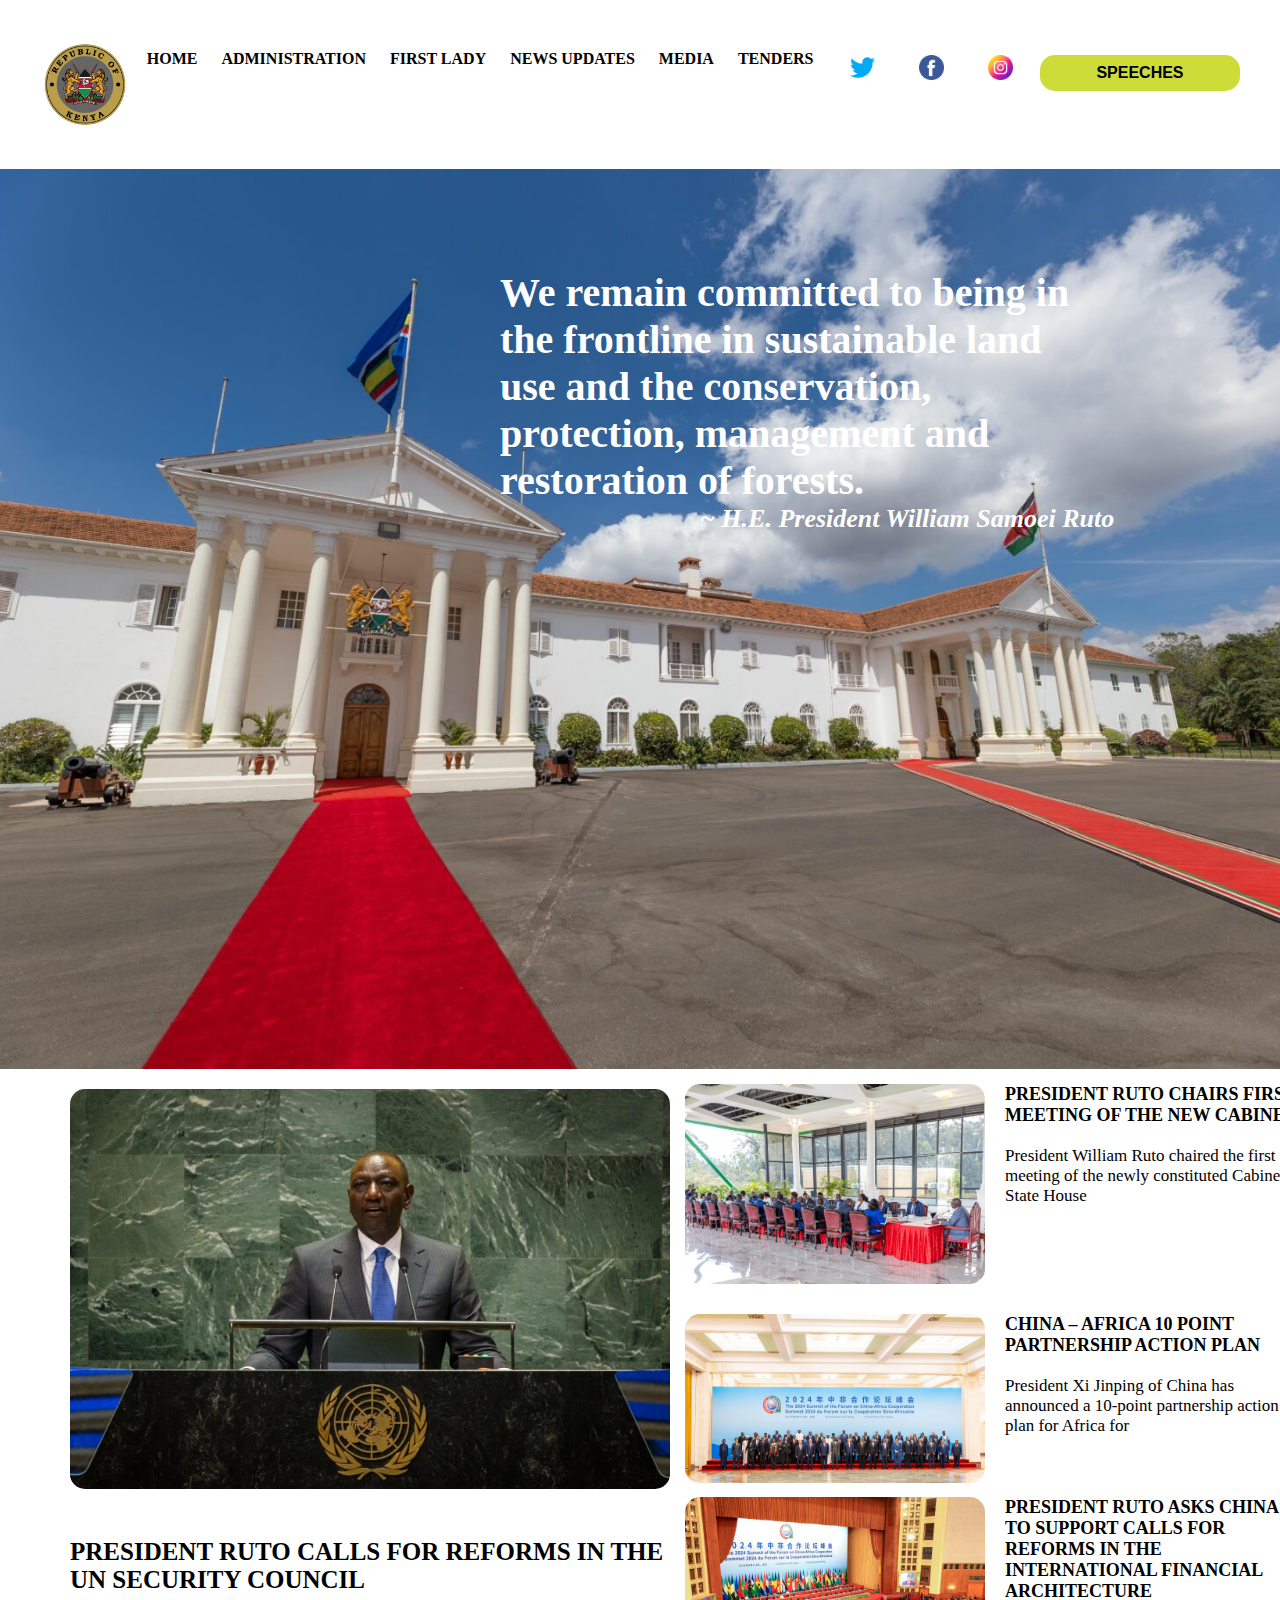
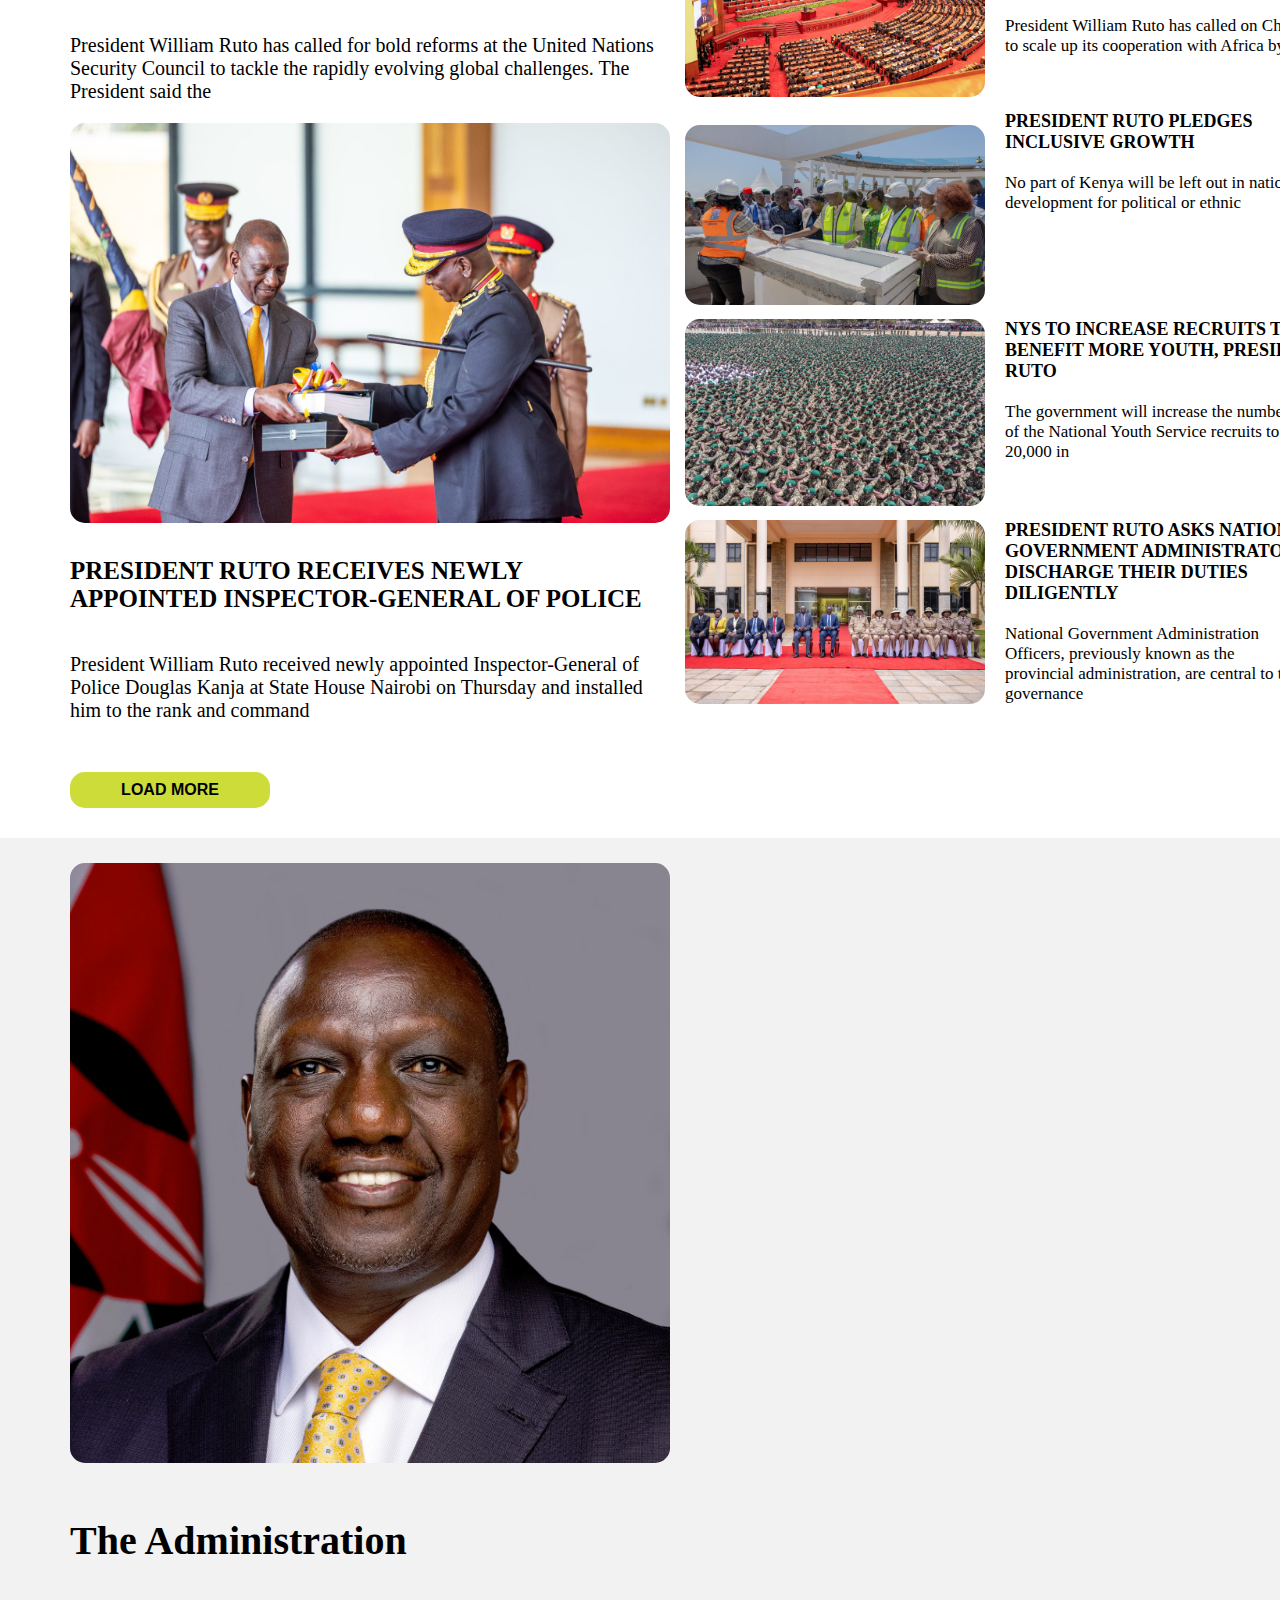
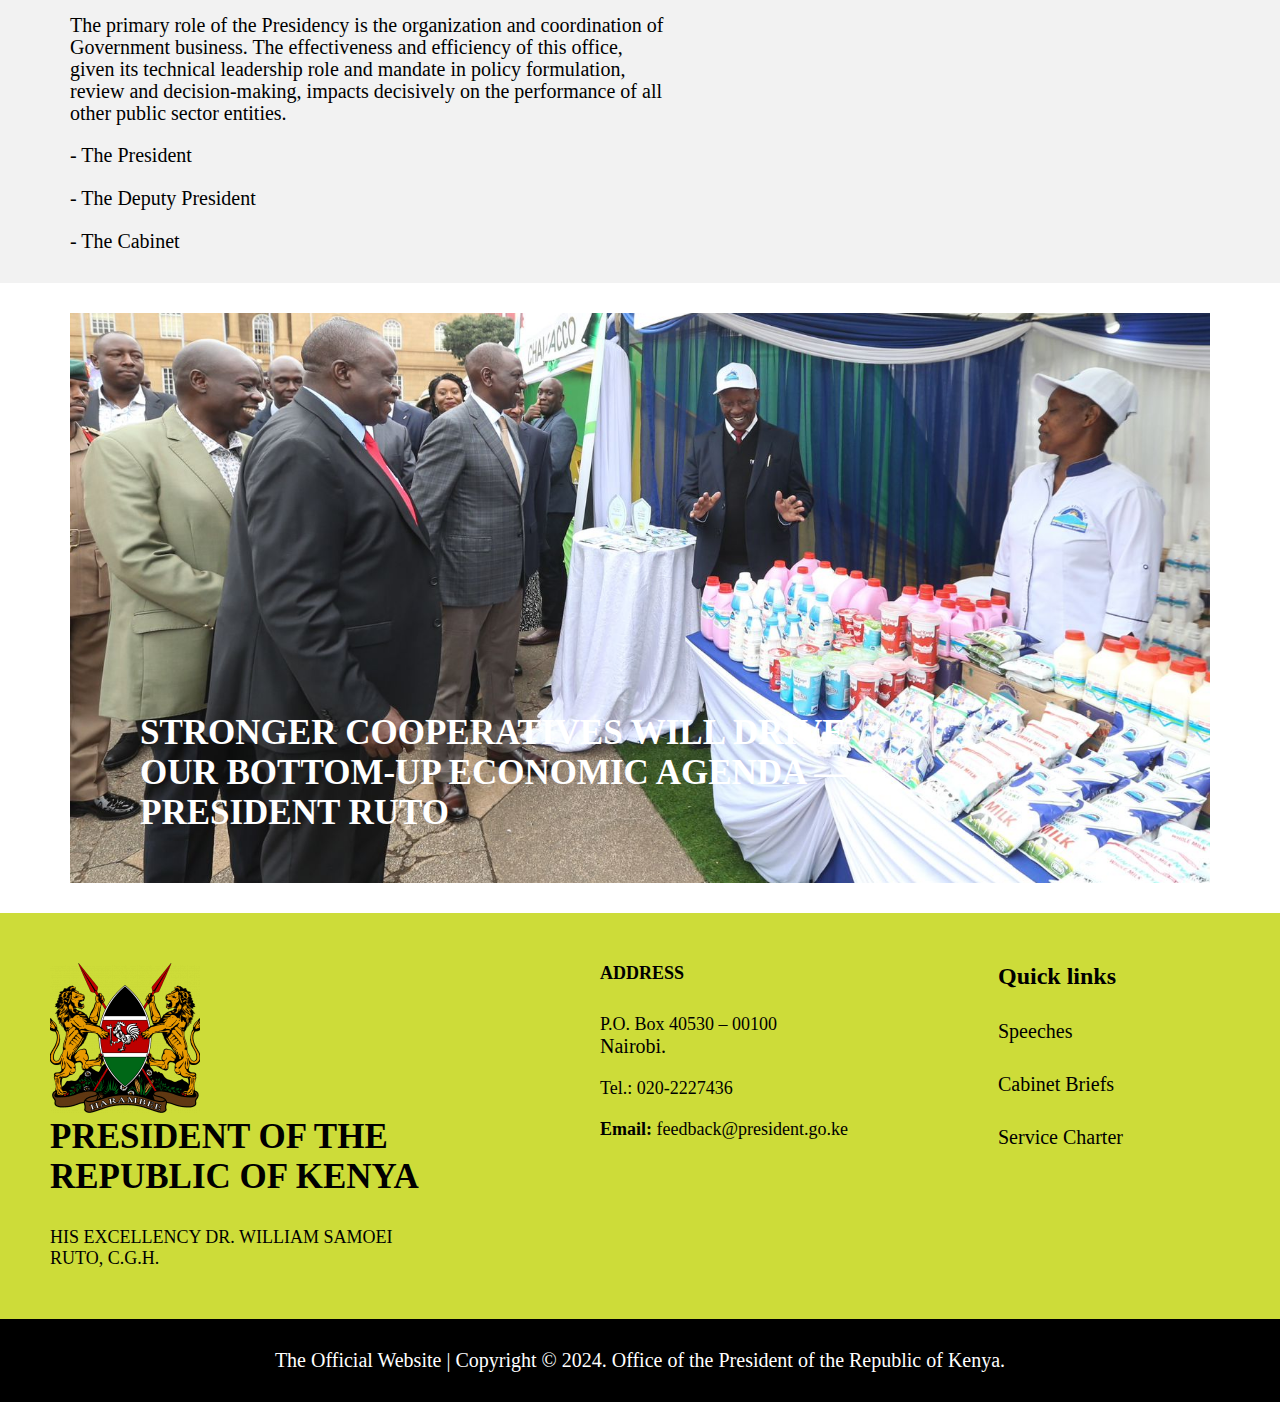
<file: index.html>
<!DOCTYPE html>
<html>
  <head>
  
    <link rel="stylesheet" href="styles.css">
    <title>President official website</title>
  </head>
  <body>
   <section id="header">
    <div class="navbar">
      <nav>
        <img src="./images/kenyalogo.png" class="kenyalogo">
        <ul>
          <li><a href="index.html">HOME</a></li>

<div class="dropdown">
  <li><a href="#" target="_self">ADMINISTRATION</a>
   <ul class="dropdown-content">
    <li><a href="presidentoffice.html" target="_self">Office Of The President</a></li>
    <li><a href="deputypresident.html" target="_self">Office Of The Deputy President</a></li>

    <li><a href="primecabinet.html" target="_self">Office Of The Prime Cabinet Secretary</a></li>

   <li><a href="ministries.html" target="_self">Ministries</a></li><br>

    <li><a href="#">The Cabinet</a></li>
   </ul>

  </li>

</div>
          <li><a href="firstlady.html">FIRST LADY</a></li>

          <li><a href="news.html">NEWS UPDATES</a></li>

          <div class="dropdown2">
            <li><a href="#">MEDIA</a>
              <ul class="dropdown-content2">
                <li><a href="#">Cabinet Briefs</a></li>
                <li><a href="#">Videos</a></li>
  
                <li><a href="#">Accredition</a></li>
  
              </ul>
            </li>
          </div>

          <li><a href="#">TENDERS</a></li>
        </ul>

        <div class="social-icons">
<a href="#"><img src="./images/twitter.png"></a>
<a href="#"><img src="./images/facebook.png"></a>
<a href="#"><img src="./images/instagram.png"></a>          
 </div>
 <button class="speech-button">SPEECHES</button>
      </nav>
    </div>
   </section> 
    <div class="background">
      <h2 class="background-par">We remain committed to being in the frontline
         in sustainable land use and the conservation,
         protection, management and restoration of forests.</h2>
         <p class="background-par2">~ H.E. President William Samoei Ruto</p>
    </div>
    <section class="flex-div">
      <div class="flex-left">
    <div class="middlea">
      <img src="./images/rutonewyork.jpeg" class="rutoimg">
      <h2 class="rutoimg-heading"><a href="#">PRESIDENT RUTO CALLS FOR REFORMS IN THE UN SECURITY COUNCIL</a></h2>
      <p class="rutoimg-par">
        President William Ruto has called for bold reforms at the United Nations Security Council to tackle the
         rapidly evolving global challenges. The President said the</p>
    </div>
    <div class="middleb">
      <img src="./images/inspectorgeneral.jpeg" class="inspectorgeneral">
      <h2 class="inspectorgeneral-heading"><a href="#">PRESIDENT RUTO RECEIVES NEWLY APPOINTED INSPECTOR-GENERAL OF POLICE</a></h2>
      <p class="inspectorgeneral-par">President William Ruto received newly appointed Inspector-General of Police Douglas Kanja at State House 
        Nairobi on Thursday and installed him to the rank and command</p>
    </div>
    <button class="loadmore-button">LOAD MORE</button>

    </div>
    <div class="flex-right">
 <div class="middle2">
        <img src="./images/cabinetmeeting.jpeg" class="cabinetmeeting">
       <h2 class="cabinetmeeting-heading"> <a href="#">PRESIDENT RUTO CHAIRS FIRST MEETING OF THE NEW CABINET</a>
        <p class="cabinetmeeting-par">President William Ruto chaired the first 
          meeting of the newly constituted Cabinet at State House</p>
          </h2>
      
      </div>
      <div class="middle3">
        <img src="./images/chinasummit.jpeg" class="chinasummit">
<h2 class="chinasummit-heading"><a href="#">CHINA – AFRICA 10 POINT PARTNERSHIP ACTION PLAN</a>
  <p class="chinasummit-par">
    President Xi Jinping of China has announced a 10-point
     partnership action plan for Africa for</p></h2>
</div>
<div class="middle4">
  <img src="./images/chinasummit2.jpeg" class="chinasummit2">
  <h2 class="chinasummit2-heading"><a href="#">PRESIDENT RUTO ASKS CHINA TO SUPPORT CALLS FOR REFORMS IN THE INTERNATIONAL FINANCIAL ARCHITECTURE
  </a>
  <p class="chinasummit2-par">President William Ruto has called on China to scale up its cooperation with Africa by</p>
  
  </h2>
</div>

<div class="middle5">
  <img src="./images/growth.jpeg" class="growth">
  <h2 class="growth-heading"><a href="#">
    PRESIDENT RUTO PLEDGES INCLUSIVE GROWTH</a>
    <p class="growth-par">No part of Kenya will be left out in national development for political or ethnic</p>
  </h2>
</div>
<div class="middle6">
  <img src="./images/nys.jpeg" class="nys">
  <h2 class="nys-heading"><a href="#">
   
NYS TO INCREASE RECRUITS TO BENEFIT MORE YOUTH, PRESIDENT RUTO</a>
    <p class="nys-par">
      The government will increase the number of the National Youth Service recruits to 20,000 in</p>
  </h2>
</div>
<div class="middle7">
  <img src="./images/nationalgovernment.jpeg" class="nationalgovernment">
  <h2 class="nationalgovernment-heading"><a href="#">
    PRESIDENT RUTO ASKS NATIONAL GOVERNMENT ADMINISTRATORS TO DISCHARGE THEIR DUTIES DILIGENTLY</a>
    <p class="nationalgovernment-par">National Government Administration Officers, 
      previously known as the provincial administration, are central to the governance</p>
  </h2>
</div>
</div>
    </section>
    <div class="bottompart">
      <img src="./images/rutophoto.jpg" class="rutophoto">
      <h2 class="rutophoto-heading"><a href="#">The Administration</a>
        <p class="rutophoto-par">The primary role of the Presidency is the organization and coordination of Government business.
           The effectiveness and efficiency of this office, given its technical leadership role and mandate in policy formulation, review and decision-making, 
          impacts decisively on the performance of all other public sector entities.
          <p class="rutophotop">- The President</p>
          <p class="rutophotop">- The Deputy President</p>

          <p class="rutophotop">- The Cabinet</p>
        </p>
          

      </h2>
    </div>
    <div class="bottompart2">
      <h2 class="famine-heading"><a href="#">STRONGER COOPERATIVES WILL DRIVE OUR BOTTOM-UP ECONOMIC AGENDA — PRESIDENT RUTO
      </a></h2>

    </div>
    <div class="footer">
      <div class="part1">
        <img src="./images/coatofarms.png" class="coatofarms">
        <h2 class="coatofarms-heading">President of the
          Republic of Kenya
          <p class="coatofarms-par">His Excellency DR. William Samoei Ruto, C.G.H.</p>

        </h2>
      </div>
      <div class="part2">
<h3 class="Address-heading">Address</h3>
<p class="addresspar">P.O. Box 40530 – 00100 <br> <span class="nai">Nairobi.</span></p>
<p class="addresspar">Tel.: 020-2227436</p>
<p class="addresspar"><strong>Email:</strong> feedback@president.go.ke</p>
      </div>
      <div class="part3">
        <h2 class="quicklinksheading">Quick links</h2>
        <p class="quickpar"><a href="#">Speeches</a></p>
        <p class="quickpar"><a href="#">Cabinet Briefs</a></p>

        <p class="quickpar"><a href="#">Service Charter</a></p>

      </div>
    </div>
    <div class="part4">
      <p class="lastfooter">The Official Website | Copyright &copy; 2024. Office of the President of the Republic of Kenya.</p>
    </div>

    
  </body>
</html>
</file>
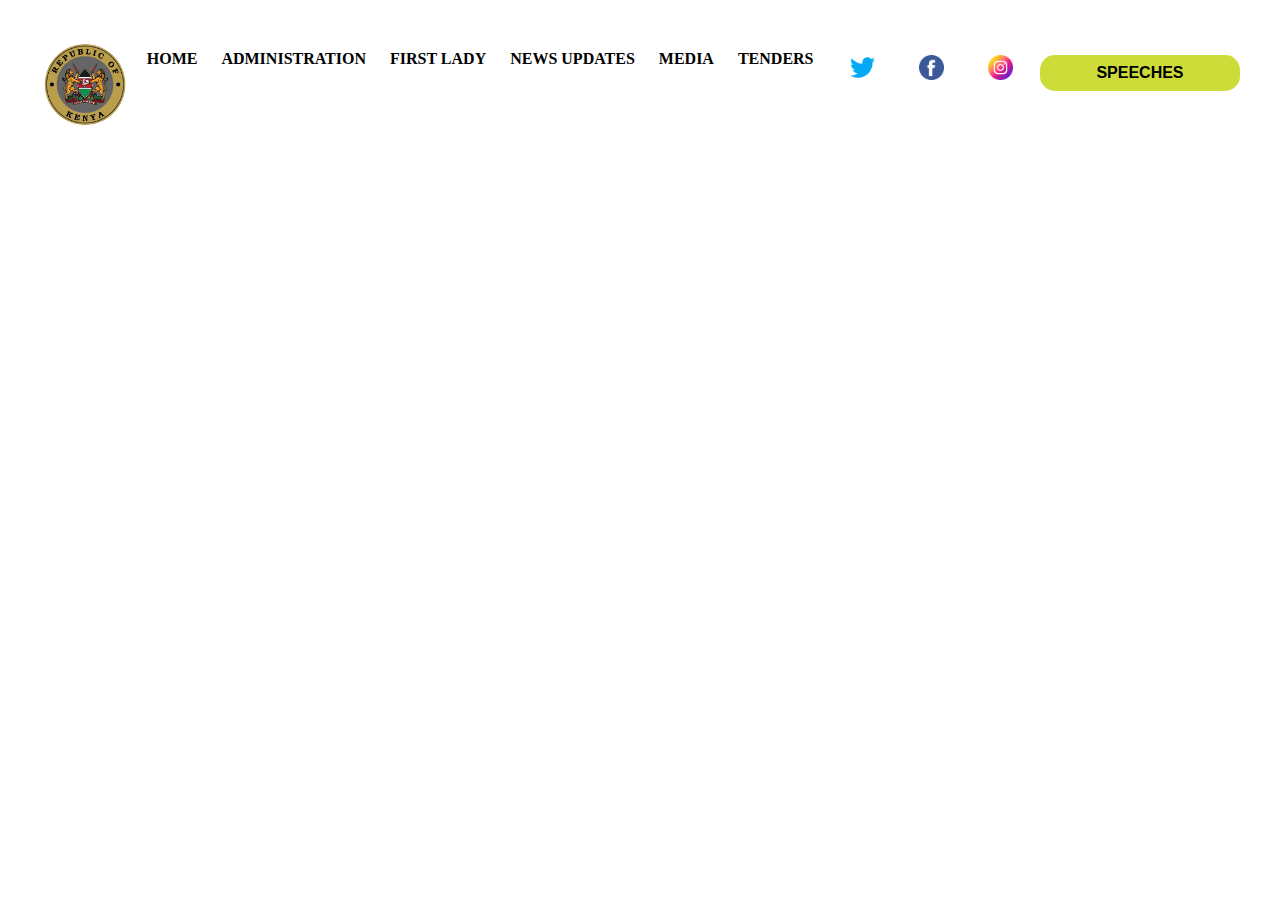
<file: administration.html>
<!DOCTYPE html>
<html>
  <head>
    <link rel="stylesheet" href="styles.css">
    <title>President official website</title>
  </head>
  <body>
   <section id="header">
    <div class="navbar">
      <nav>
        <img src="./images/kenyalogo.png" class="kenyalogo">
        <ul>
          <li><a href="index.html">HOME</a></li>

<div class="dropdown">
  <li><a href="#" target="_self">ADMINISTRATION</a>
   <ul class="dropdown-content">
    <li><a href="presidentoffice.html" target="_self">Office Of The President</a></li>
    <li><a href="deputypresident.html" target="_self">Office Of The Deputy President</a></li>

    <li><a href="primecabinet.html" target="_self">Office Of The Prime Cabinet Secretary</a></li>

   <li><a href="ministries.html" target="_self">Ministries</a></li><br>

    <li><a href="#">The Cabinet</a></li>
   </ul>

  </li>

</div>
          <li><a href="firstlady.html">FIRST LADY</a></li>

          <li><a href="news.html">NEWS UPDATES</a></li>

          <div class="dropdown2">
            <li><a href="media.html">MEDIA</a>
              <ul class="dropdown-content2">
                <li><a href="#">Cabinet Briefs</a></li>
                <li><a href="#">Videos</a></li>
  
                <li><a href="#">Accredition</a></li>
  
              </ul>
            </li>
          </div>

          <li><a href="#">TENDERS</a></li>
        </ul>

        <div class="social-icons">
<a href="#"><img src="./images/twitter.png"></a>
<a href="#"><img src="./images/facebook.png"></a>
<a href="#"><img src="./images/instagram.png"></a>          
 </div>
 <button class="speech-button">SPEECHES</button>
      </nav>
    </div>
   </section>
</file>
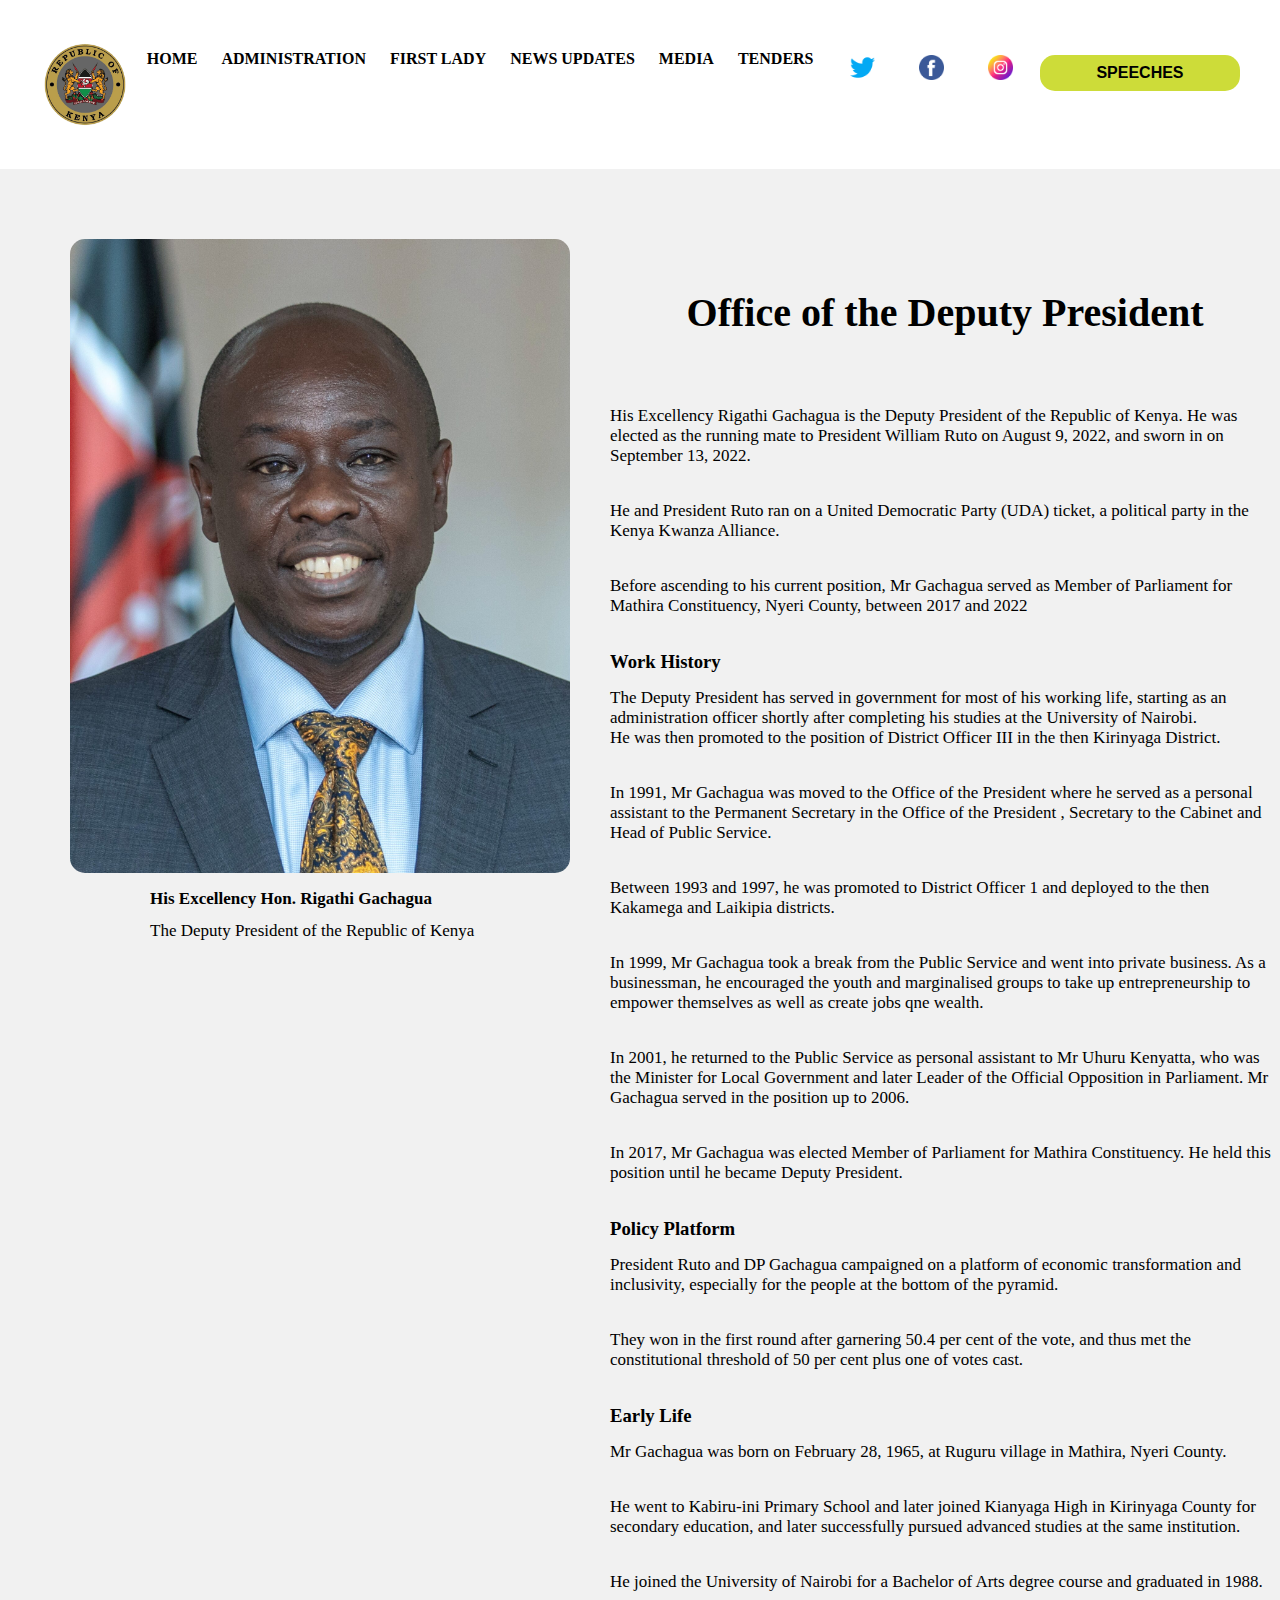
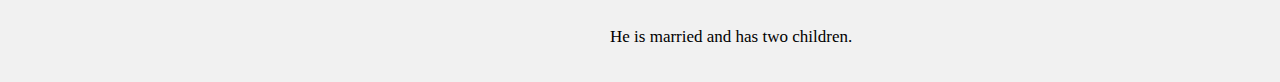
<file: deputypresident.html>
<!DOCTYPE html>
<html>
  <head>
    <link rel="stylesheet" href="styles.css">
    <title>President official website</title>
  </head>
  <body>
   <section id="header">
    <div class="navbar">
      <nav>
        <img src="./images/kenyalogo.png" class="kenyalogo">
        <ul>
          <li><a href="index.html">HOME</a></li>

<div class="dropdown">
  <li><a href="#" target="_self">ADMINISTRATION</a>
   <ul class="dropdown-content">
    <li><a href="presidentoffice.html" target="_self">Office Of The President</a></li>
    <li><a href="deputypresident.html" target="_self">Office Of The Deputy President</a></li>

    <li><a href="primecabinet.html" target="_self">Office Of The Prime Cabinet Secretary</a></li>

   <li><a href="ministries.html" target="_self">Ministries</a></li><br>

    <li><a href="#">The Cabinet</a></li>
   </ul>

  </li>

</div>
          <li><a href="firstlady.html">FIRST LADY</a></li>

          <li><a href="news.html">NEWS UPDATES</a></li>

          <div class="dropdown2">
            <li><a href="media.html">MEDIA</a>
              <ul class="dropdown-content2">
                <li><a href="#">Cabinet Briefs</a></li>
                <li><a href="#">Videos</a></li>
  
                <li><a href="#">Accredition</a></li>
  
              </ul>
            </li>
          </div>

          <li><a href="#">TENDERS</a></li>
        </ul>

        <div class="social-icons">
<a href="#"><img src="./images/twitter.png"></a>
<a href="#"><img src="./images/facebook.png"></a>
<a href="#"><img src="./images/instagram.png"></a>          
 </div>
 <button class="speech-button">SPEECHES</button>
      </nav>
    </div>
   </section>
   <div class="deputypresident">
    <div class="deputyleft">
      <img src="./images/deputyp.jpg" class="deputypimg">
      <p class="deputypar1"><strong>His Excellency Hon. Rigathi Gachagua</strong></p>
      <p class="deputypar1">The Deputy President of the Republic of Kenya</p>
    </div>
    <div class="right">
      <h2 class="deputyheading2">Office of the Deputy President</h2>
      <p class="deputypar3">His Excellency Rigathi Gachagua is the Deputy President of the Republic of Kenya. He was elected as the running mate to President William Ruto on August 9,
         2022, and sworn in on September 13, 2022.</p>
      <p class="deputypar3">He and President Ruto ran on a United Democratic Party (UDA) ticket, 
        a political party in the Kenya Kwanza Alliance.</p>

      <p class="deputypar3">Before ascending to his current position, Mr Gachagua served as Member of Parliament for Mathira Constituency,
         Nyeri County, between 2017 and 2022</p>
         <h3 class="deputyheading3">Work History</h3>
         <p class="deputypar3">The Deputy President has served in government for most of his working life, starting as an administration officer shortly after completing his studies at the University of Nairobi.
          <br>He was then promoted to the position of District Officer III in the then Kirinyaga District.</p>
         <p class="deputypar3">In 1991, Mr Gachagua was moved to the Office of the President where he served as a personal assistant to the Permanent Secretary in the Office of the President
          , Secretary to the Cabinet and Head of Public Service.</p>

         <p class="deputypar3">Between 1993 and 1997, he was promoted to District Officer 1 and
           deployed to the then Kakamega and Laikipia districts.</p>

         <p class="deputypar3">In 1999, Mr Gachagua took a break from the Public Service and went into private business. As a businessman, he encouraged the youth and marginalised groups to take up entrepreneurship 
          to empower themselves as well as create jobs qne wealth.</p>

         <p class="deputypar3">In 2001, he returned to the Public Service as personal assistant to Mr Uhuru Kenyatta, who was the Minister for Local Government and later Leader of the Official Opposition in Parliament. 
          Mr Gachagua served in the position up to 2006.</p>

         <p class="deputypar3">In 2017, Mr Gachagua was elected Member of Parliament for Mathira Constituency.
           He held this position until he became Deputy President.</p>
           <h3 class="deputyheading3">Policy Platform</h3>
           <p class="deputypar3">President Ruto and DP Gachagua campaigned on a platform of economic transformation and inclusivity,
             especially for the people at the bottom of the pyramid.</p>
           <p class="deputypar3">They won in the first round after garnering 50.4 per cent of the vote, and thus met the constitutional
             threshold of 50 per cent plus one of votes cast.</p>
             <h3 class="deputyheading3">Early Life</h3>
             <p class="deputypar3">Mr Gachagua was born on February 28, 1965, 
              at Ruguru village in Mathira, Nyeri County.</p>
             <p class="deputypar3">He went to Kabiru-ini Primary School and later joined Kianyaga High in Kirinyaga County for secondary education, and later
               successfully pursued advanced studies at the same institution.</p>

             <p class="deputypar3">He joined the University of Nairobi for a Bachelor
               of Arts degree course and graduated in 1988.</p>

             <p class="deputypar3">He is married and has two children.

             </p>




    </div>
   </div>
</file>
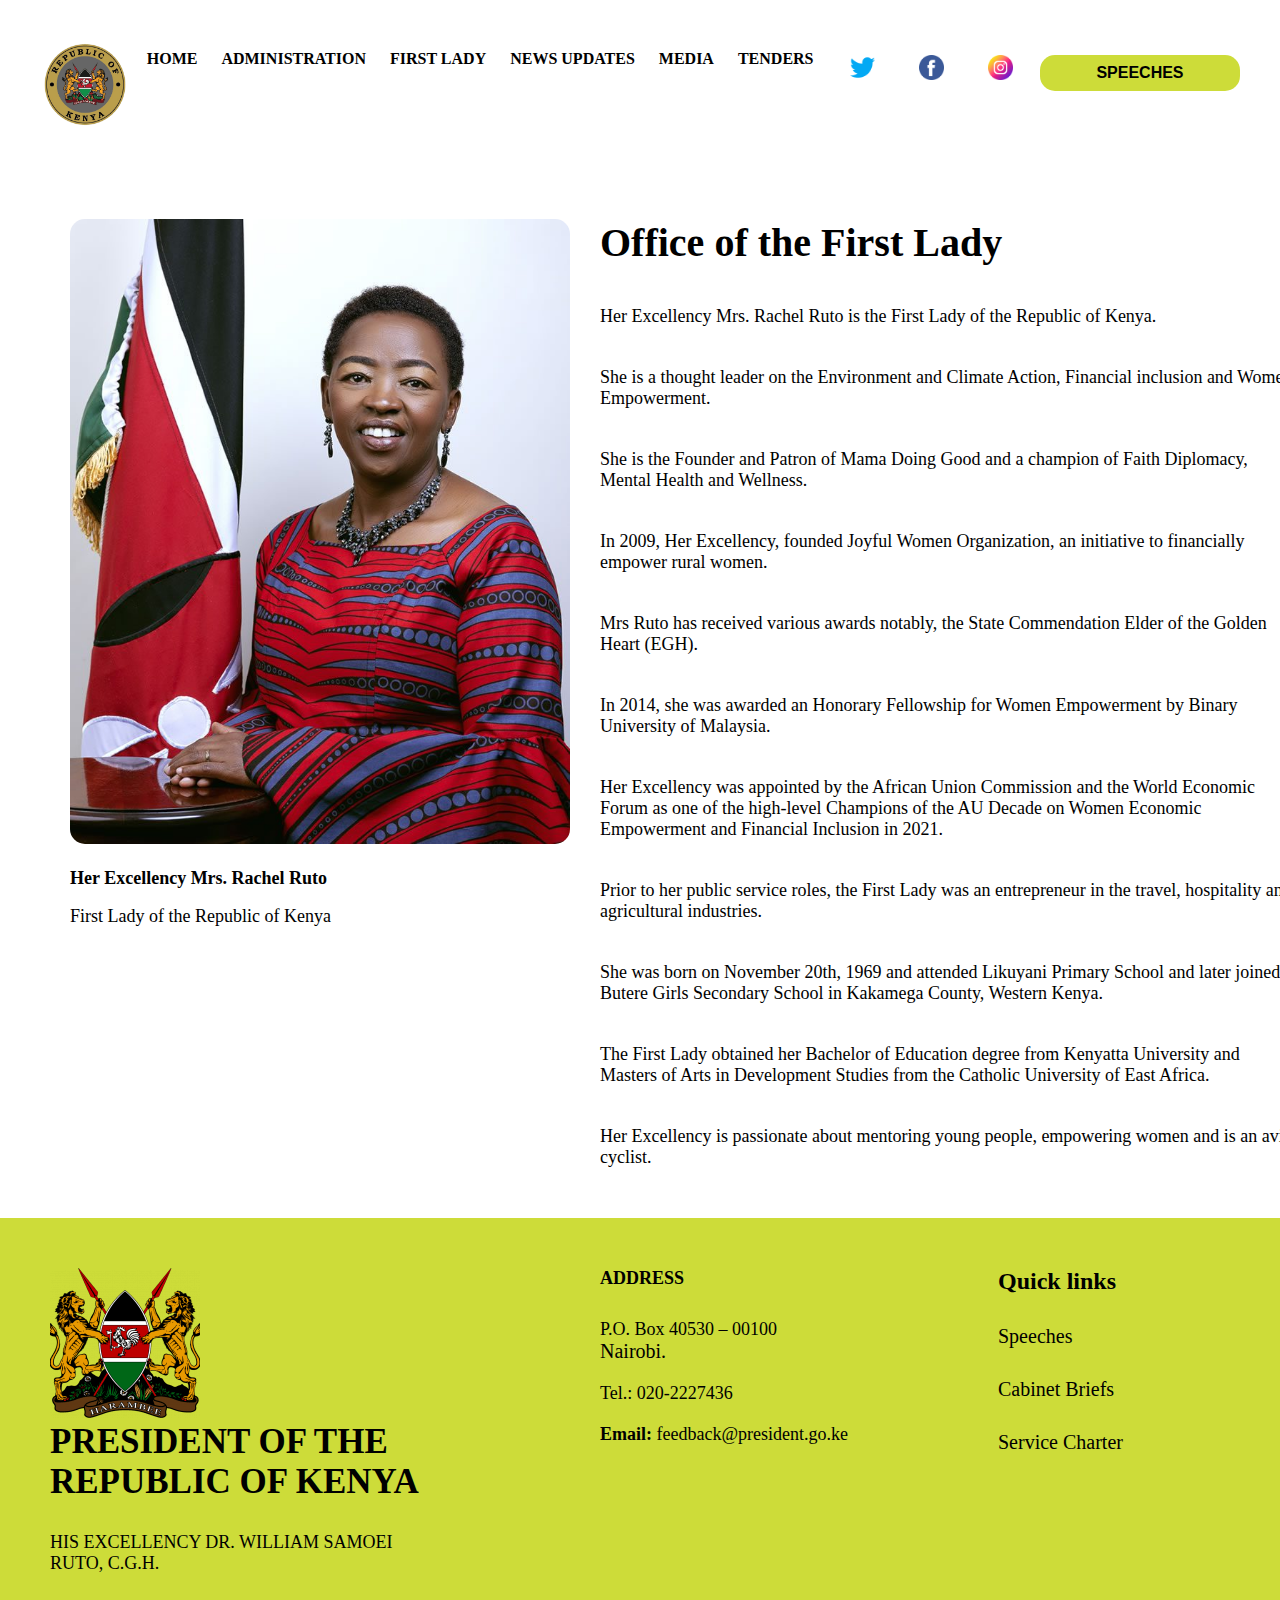
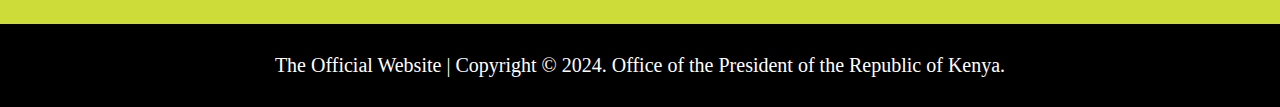
<file: firstlady.html>
<!DOCTYPE html>
<html>
  <head>
    <link rel="stylesheet" href="styles.css">
    <title>President official website</title>
  </head>
  <body>
   <section id="header">
    <div class="navbar">
      <nav>
        <img src="./images/kenyalogo.png" class="kenyalogo">
        <ul>
          <li><a href="index.html">HOME</a></li>

<div class="dropdown">
  <li><a href="#" target="_self">ADMINISTRATION</a>
   <ul class="dropdown-content">
    <li><a href="presidentoffice.html" target="_self">Office Of The President</a></li>
    <li><a href="deputypresident.html" target="_self">Office Of The Deputy President</a></li>

    <li><a href="primecabinet.html" target="_self">Office Of The Prime Cabinet Secretary</a></li>

   <li><a href="ministries.html" target="_self">Ministries</a></li><br>

    <li><a href="#">The Cabinet</a></li>
   </ul>

  </li>

</div>
          <li><a href="firstlady.html">FIRST LADY</a></li>

          <li><a href="news.html">NEWS UPDATES</a></li>

          <div class="dropdown2">
            <li><a href="#">MEDIA</a>
              <ul class="dropdown-content2">
                <li><a href="#">Cabinet Briefs</a></li>
                <li><a href="#">Videos</a></li>
  
                <li><a href="#">Accredition</a></li>
  
              </ul>
            </li>
          </div>

          <li><a href="#">TENDERS</a></li>
        </ul>

        <div class="social-icons">
<a href="#"><img src="./images/twitter.png"></a>
<a href="#"><img src="./images/facebook.png"></a>
<a href="#"><img src="./images/instagram.png"></a>          
 </div>
 <button class="speech-button">SPEECHES</button>
      </nav>
    </div>
   </section>

   <div class="firstlady">
    <div class="firstladyleft">
    <img src="./images/firstlady.jpg" class="firstladyphoto">
    <p class="firstladyleft-par"><strong>Her Excellency Mrs. Rachel Ruto</strong></p>
    <p class="firstladyleft-par">First Lady of the Republic of Kenya</p>
  </div>
  <div class="firstladyright">
    <h1 class="firstlady-heading">Office of the First Lady
<p class="firstlady-par">Her Excellency Mrs. Rachel Ruto is the First Lady of the Republic of Kenya.</p>
<p class="firstlady-par">She is a thought leader on the Environment and Climate Action,
   Financial inclusion and Women Empowerment.</p>
<p class="firstlady-par">She is the Founder and Patron of Mama Doing Good and 
  a champion of Faith Diplomacy, Mental Health and Wellness.</p>
<p class="firstlady-par">In 2009, Her Excellency, founded Joyful Women Organization, 
  an initiative to financially empower rural women.</p>

<p class="firstlady-par">Mrs Ruto has received various awards notably,
   the State Commendation Elder of the Golden Heart (EGH).</p>

<p class="firstlady-par">In 2014, she was awarded an Honorary Fellowship for Women Empowerment
   by Binary University of Malaysia.</p>

<p class="firstlady-par">Her Excellency was appointed by the African Union Commission and the World Economic Forum as one of the high-level Champions of the AU Decade on
   Women Economic Empowerment and Financial Inclusion in 2021.</p>

<p class="firstlady-par">Prior to her public service roles, the First Lady was an entrepreneur in the travel, 
  hospitality and agricultural industries.</p>

<p class="firstlady-par">She was born on November 20th, 1969 and attended Likuyani Primary School and later joined 
  Butere Girls Secondary School in Kakamega County, Western Kenya.</p>

<p class="firstlady-par">The First Lady obtained her Bachelor of Education degree from Kenyatta University and Masters of Arts in Development
   Studies from the Catholic University of East Africa.</p>

<p class="firstlady-par">Her Excellency is passionate about mentoring 
  young people, empowering women and is an avid cyclist.</p>


    </h1>
    
   </div>
   </div>
   <div class="footer">
    <div class="part1">
      <img src="./images/coatofarms.png" class="coatofarms">
      <h2 class="coatofarms-heading">President of the
        Republic of Kenya
        <p class="coatofarms-par">His Excellency DR. William Samoei Ruto, C.G.H.</p>

      </h2>
    </div>
    <div class="part2">
<h3 class="Address-heading">Address</h3>
<p class="addresspar">P.O. Box 40530 – 00100 <br> <span class="nai">Nairobi.</span></p>
<p class="addresspar">Tel.: 020-2227436</p>
<p class="addresspar"><strong>Email:</strong> feedback@president.go.ke</p>
    </div>
    <div class="part3">
      <h2 class="quicklinksheading">Quick links</h2>
      <p class="quickpar"><a href="#">Speeches</a></p>
      <p class="quickpar"><a href="#">Cabinet Briefs</a></p>

      <p class="quickpar"><a href="#">Service Charter</a></p>

    </div>
  </div>
  <div class="part4">
    <p class="lastfooter">The Official Website | Copyright &copy; 2024. Office of the President of the Republic of Kenya.</p>
  </div>

   </body>
   </html>
</file>
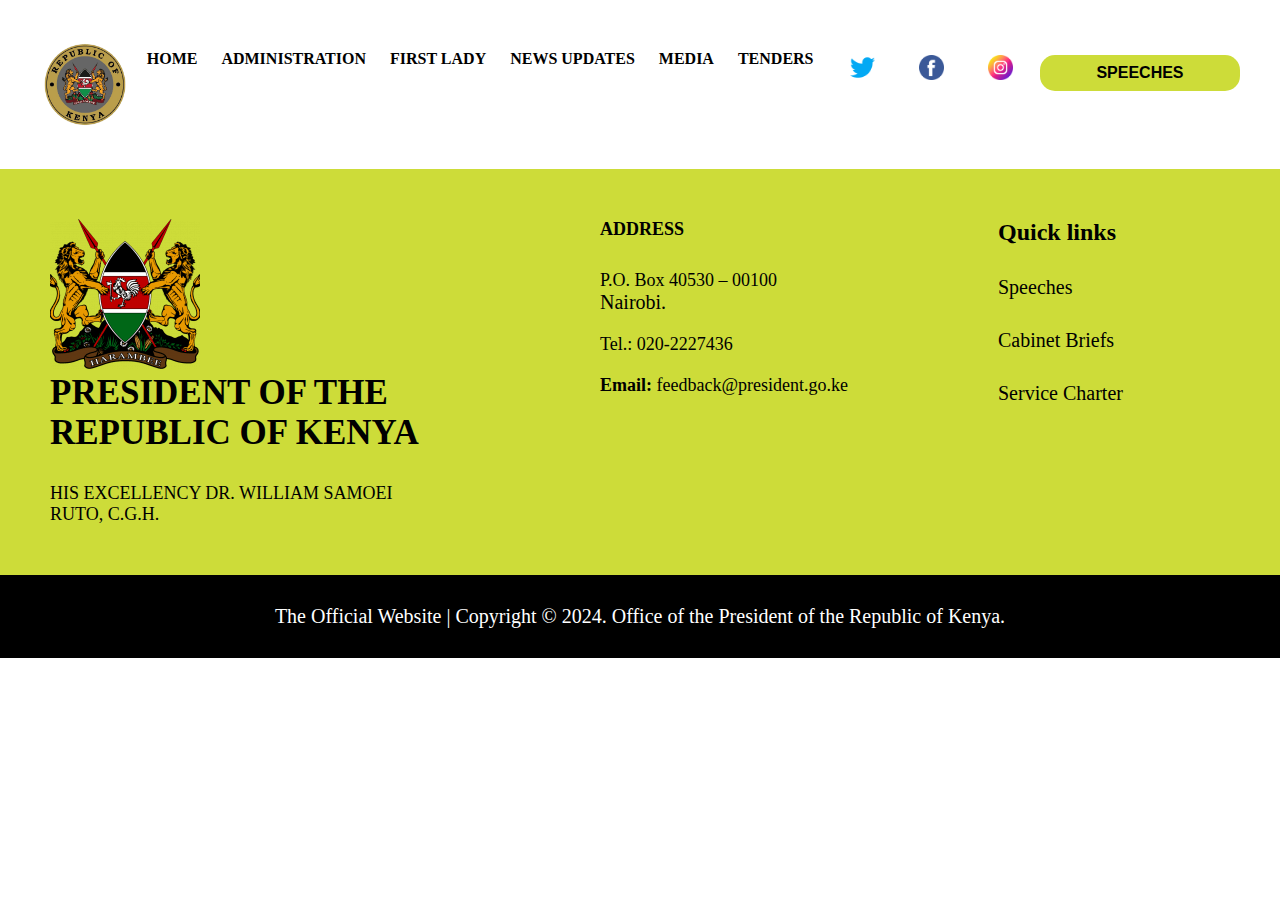
<file: media.html>
<!DOCTYPE html>
<html>
  <head>
    <link rel="stylesheet" href="styles.css">
    <title>President official website</title>
  </head>
  <body>
   <section id="header">
    <div class="navbar">
      <nav>
        <img src="./images/kenyalogo.png" class="kenyalogo">
        <ul>
          <li><a href="index.html">HOME</a></li>

<div class="dropdown">
  <li><a href="administration.html" target="_self">ADMINISTRATION</a>
   <ul class="dropdown-content">
    <li><a href="presidentoffice.html" target="_self">Office Of The President</a></li>
    <li><a href="deputypresident.html" target="_self">Office Of The Deputy President</a></li>

    <li><a href="primecabinet.html" target="_self">Office Of The Prime Cabinet Secretary</a></li>

   <li><a href="ministries.html" target="_self">Ministries</a></li><br>

    <li><a href="#">The Cabinet</a></li>
   </ul>

  </li>

</div>
          <li><a href="firstlady.html">FIRST LADY</a></li>

          <li><a href="news.html">NEWS UPDATES</a></li>

          <div class="dropdown2">
            <li><a href="#">MEDIA</a>
              <ul class="dropdown-content2">
                <li><a href="#">Cabinet Briefs</a></li>
                <li><a href="#">Videos</a></li>
  
                <li><a href="#">Accredition</a></li>
  
              </ul>
            </li>
          </div>

          <li><a href="#">TENDERS</a></li>
        </ul>

        <div class="social-icons">
<a href="#"><img src="./images/twitter.png"></a>
<a href="#"><img src="./images/facebook.png"></a>
<a href="#"><img src="./images/instagram.png"></a>          
 </div>
 <button class="speech-button">SPEECHES</button>
      </nav>
    </div>
   </section>





   <div class="footer">
    <div class="part1">
      <img src="./images/coatofarms.png" class="coatofarms">
      <h2 class="coatofarms-heading">President of the
        Republic of Kenya
        <p class="coatofarms-par">His Excellency DR. William Samoei Ruto, C.G.H.</p>

      </h2>
    </div>
    <div class="part2">
<h3 class="Address-heading">Address</h3>
<p class="addresspar">P.O. Box 40530 – 00100 <br> <span class="nai">Nairobi.</span></p>
<p class="addresspar">Tel.: 020-2227436</p>
<p class="addresspar"><strong>Email:</strong> feedback@president.go.ke</p>
    </div>
    <div class="part3">
      <h2 class="quicklinksheading">Quick links</h2>
      <p class="quickpar"><a href="#">Speeches</a></p>
      <p class="quickpar"><a href="#">Cabinet Briefs</a></p>

      <p class="quickpar"><a href="#">Service Charter</a></p>

    </div>
  </div>
  <div class="part4">
    <p class="lastfooter">The Official Website | Copyright &copy; 2024. Office of the President of the Republic of Kenya.</p>
  </div>
  </body>
  </html>
</file>
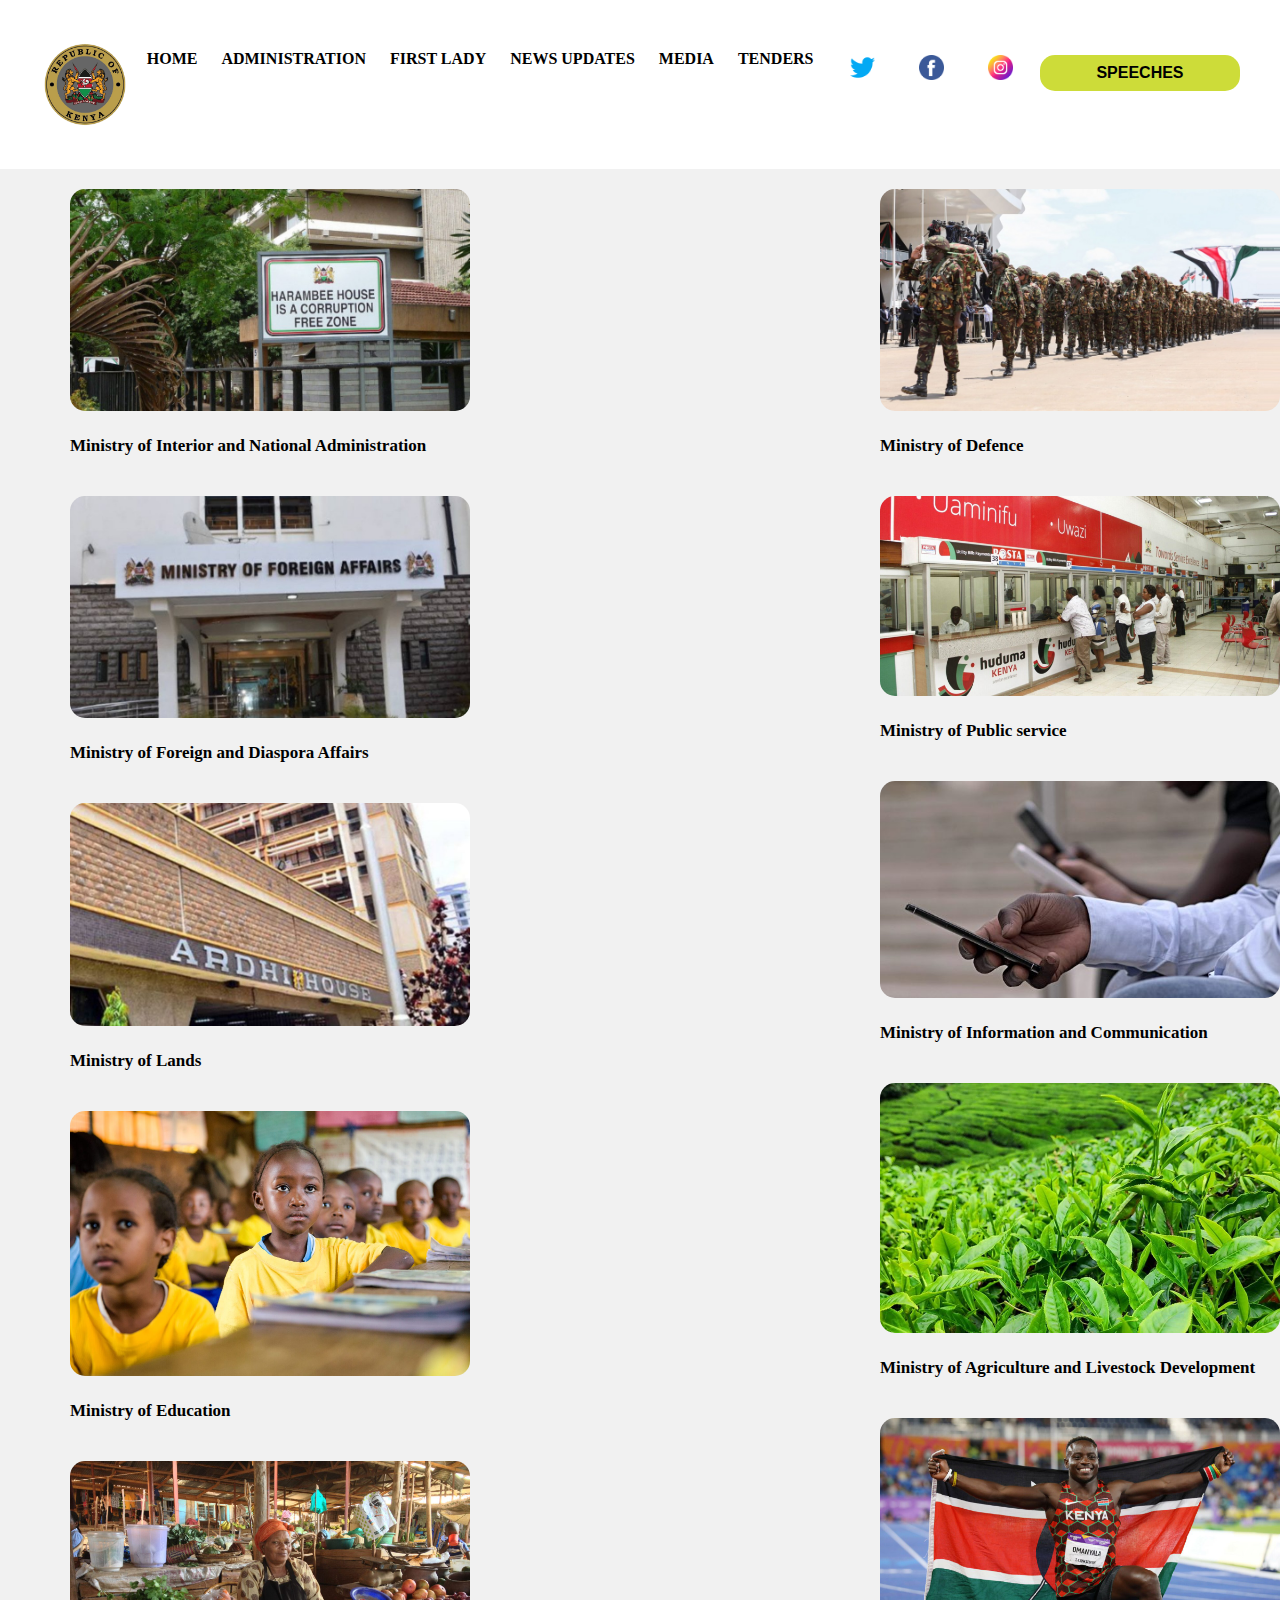
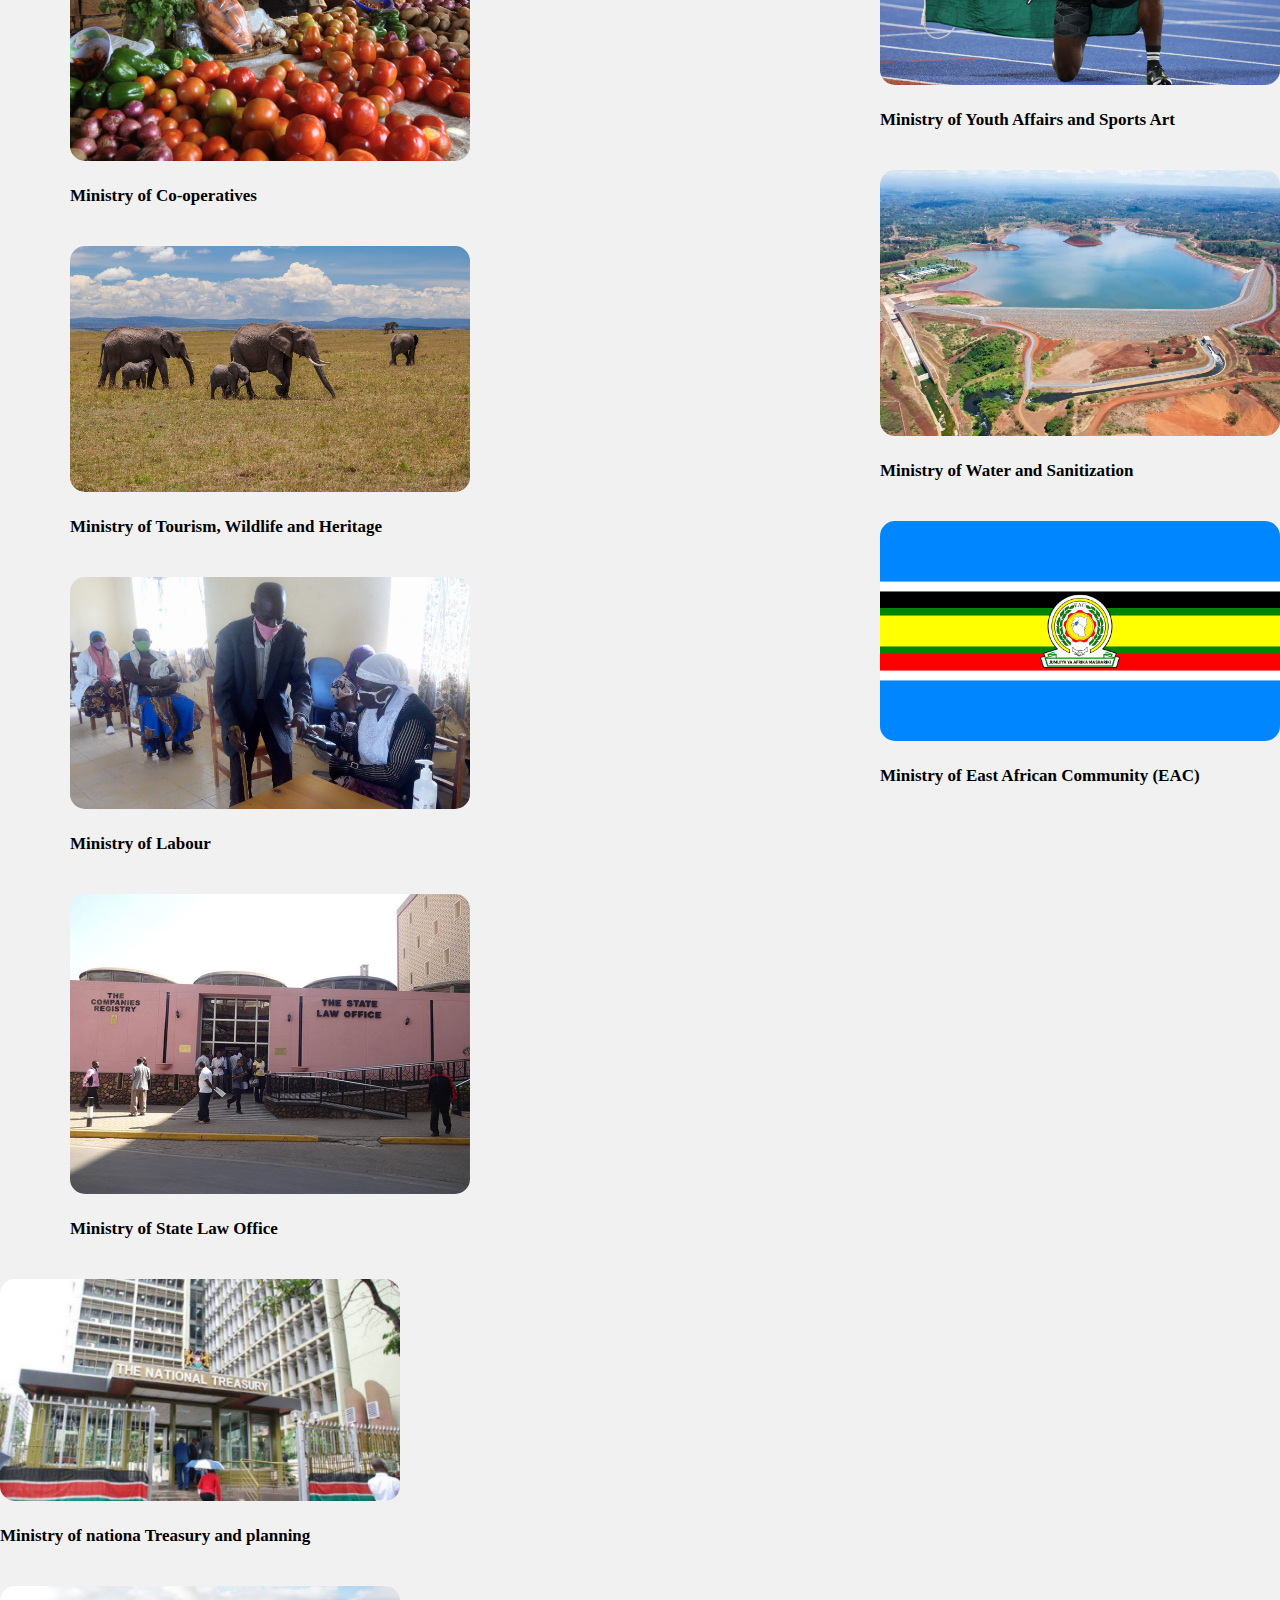
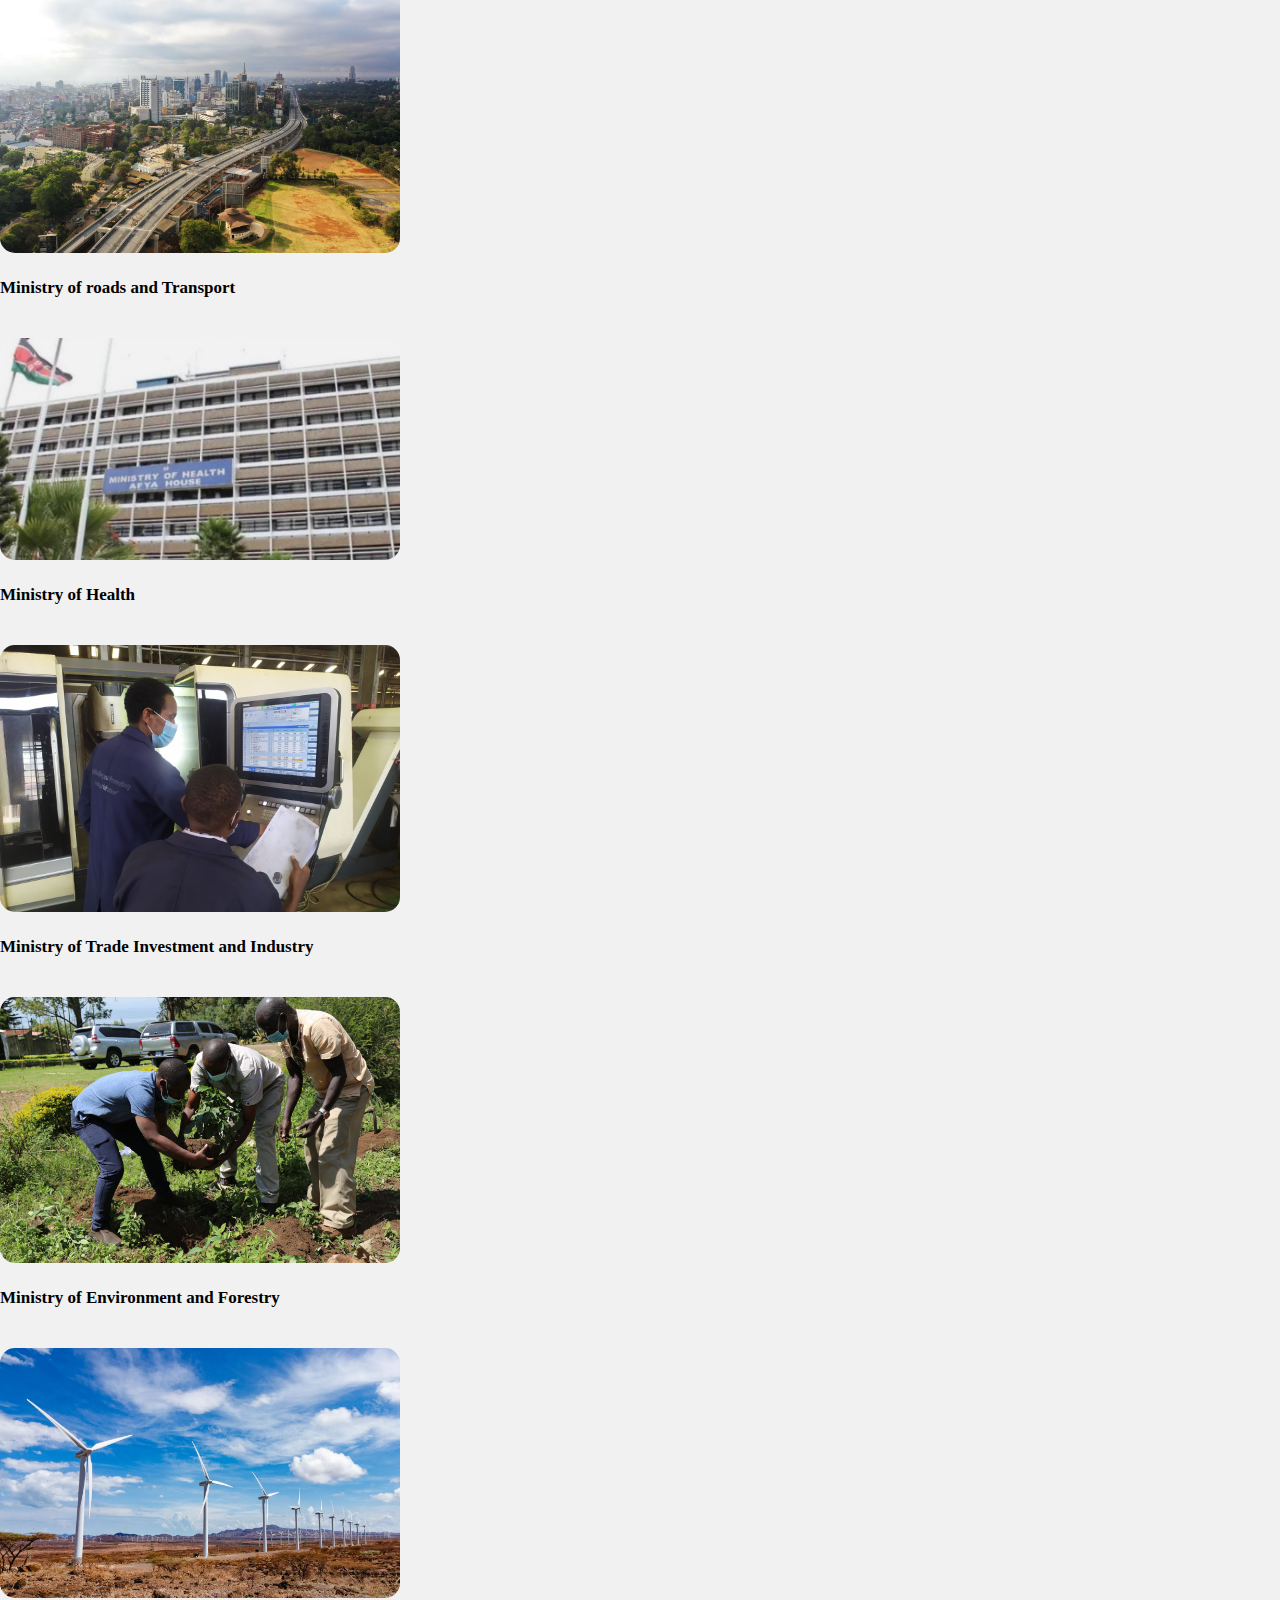
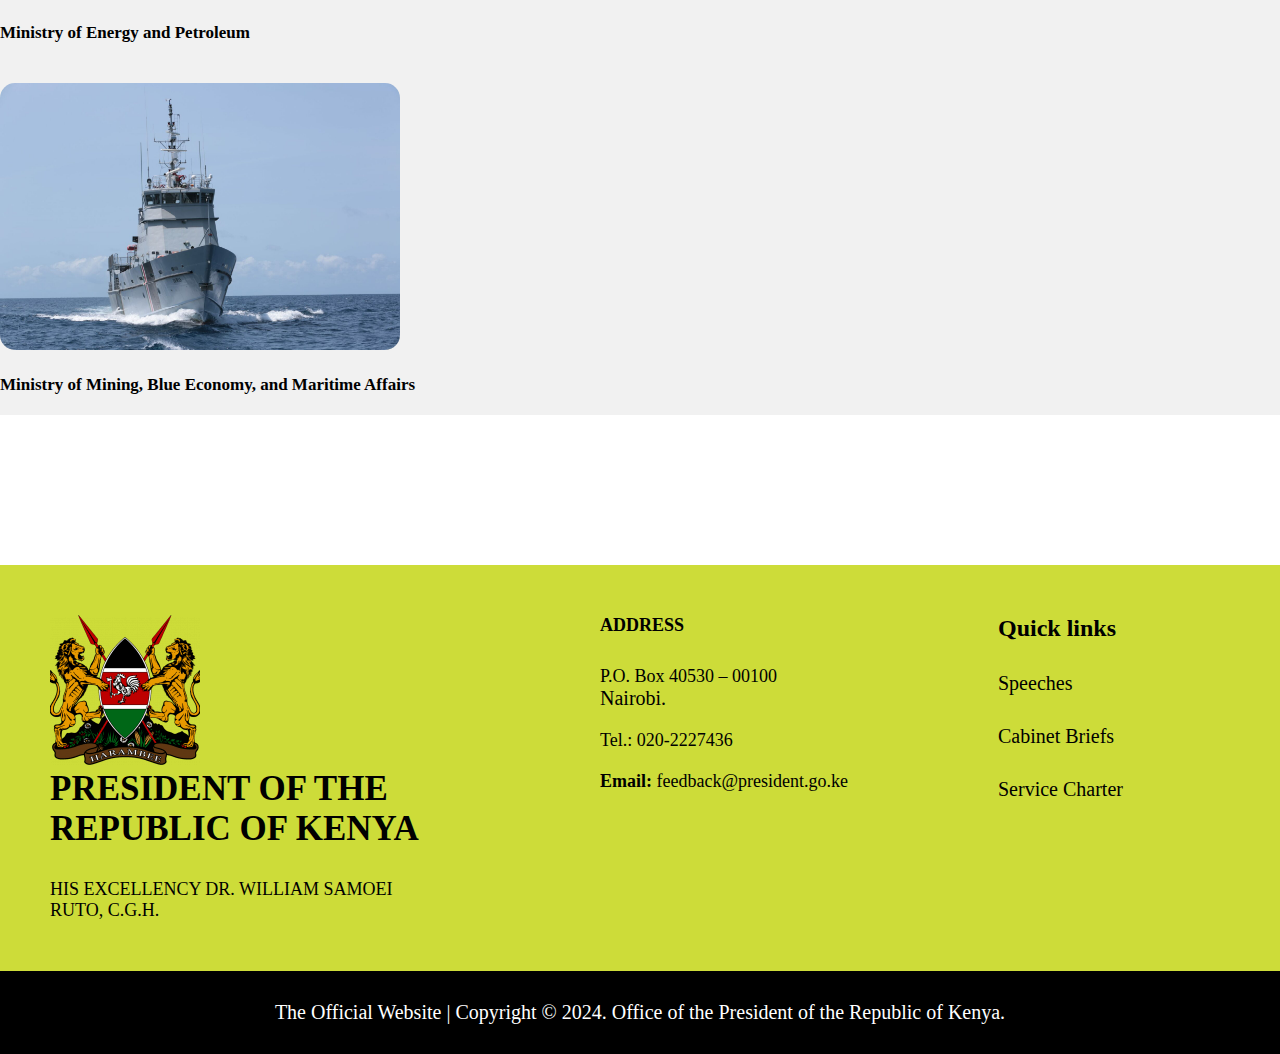
<file: ministries.html>
<!DOCTYPE html>
<html>
  <head>
    <link rel="stylesheet" href="styles.css">
    <title>President official website</title>
  </head>
  <body>
   <section id="header">
    <div class="navbar">
      <nav>
        <img src="./images/kenyalogo.png" class="kenyalogo">
        <ul>
          <li><a href="index.html">HOME</a></li>

<div class="dropdown">
  <li><a href="administration.html" target="_self">ADMINISTRATION</a>
   <ul class="dropdown-content">
    <li><a href="presidentoffice.html" target="_self">Office Of The President</a></li>
    <li><a href="deputypresident.html" target="_self">Office Of The Deputy President</a></li>

    <li><a href="primecabinet.html" target="_self">Office Of The Prime Cabinet Secretary</a></li>

   <li><a href="ministries.html" target="_self">Ministries</a></li><br>

    <li><a href="#">The Cabinet</a></li>
   </ul>

  </li>

</div>
          <li><a href="firstlady.html">FIRST LADY</a></li>

          <li><a href="news.html">NEWS UPDATES</a></li>

          <div class="dropdown2">
            <li><a href="media.html">MEDIA</a>
              <ul class="dropdown-content2">
                <li><a href="#">Cabinet Briefs</a></li>
                <li><a href="#">Videos</a></li>
  
                <li><a href="#">Accredition</a></li>
  
              </ul>
            </li>
          </div>

          <li><a href="#">TENDERS</a></li>
        </ul>

        <div class="social-icons">
<a href="#"><img src="./images/twitter.png"></a>
<a href="#"><img src="./images/facebook.png"></a>
<a href="#"><img src="./images/instagram.png"></a>          
 </div>
 <button class="speech-button">SPEECHES</button>
      </nav>
    </div>
   </section>
   <div class="ministries">
    <div class="ministriesleft">
      <div class="div1">
       <a href="#"> <img src="./images/ministries/interior.jpg" class="ministryimages">
        <p class="ministrypar">Ministry of Interior and National Administration</p>
        </a>
      </div>
      <div class="div2">
        <a href="#"> <img src="./images/ministries/Foreignaffairs.jpg" class="ministryimages">
         <p class="ministrypar">Ministry of Foreign and Diaspora Affairs</p>
         </a>
       </div>
       <div class="div3">
        <a href="#"> <img src="./images/ministries/lands.jpg" class="ministryimages">
         <p class="ministrypar">Ministry of Lands</p>
         </a>
       </div>
       <div class="div4">
        <a href="#"> <img src="./images/ministries/education.jpeg" class="ministryimages">
         <p class="ministrypar">Ministry of Education</p>
         </a>
       </div>
       <div class="div5">
        <a href="#"> <img src="./images/ministries/smallmarket.jpeg" class="ministryimages">
         <p class="ministrypar">Ministry of Co-operatives</p>
         </a>
       </div>
       <div class="div6">
        <a href="#"> <img src="./images/ministries/tourism.jpeg" class="ministryimages">
         <p class="ministrypar">Ministry of Tourism, Wildlife and Heritage</p>
         </a>
       </div>
       <div class="div7">
        <a href="#"> <img src="./images/ministries/labour.jpeg" class="ministryimages">
         <p class="ministrypar">Ministry of Labour</p>
         </a>
       </div>
       <div class="div8">
        <a href="#"> <img src="./images/ministries/statelaw.jpeg" class="ministryimages">
         <p class="ministrypar">Ministry of State Law Office</p>
         </a>
       </div>
    </div>
    <div class="ministriesmiddle">
      <div class="div9">
        <a href="#"> <img src="./images/ministries/defence.jpg" class="ministryimages">
         <p class="ministrypar">Ministry of Defence</p>
         </a>
       </div>
       <div class="div10">
        <a href="#"> <img src="./images/ministries/publicservice.jpeg" class="ministryimages">
         <p class="ministrypar">Ministry of Public service</p>
         </a>
       </div>
       <div class="div11">
        <a href="#"> <img src="./images/ministries/information.jpeg" class="ministryimages">
         <p class="ministrypar">Ministry of Information and Communication</p>
         </a>
       </div>
       <div class="div12">
        <a href="#"> <img src="./images/ministries/agriculture.jpeg" class="ministryimages">
         <p class="ministrypar">Ministry of Agriculture and Livestock Development</p>
         </a>
       </div>
       <div class="div13">
        <a href="#"> <img src="./images/ministries/youth.jpeg" class="ministryimages">
         <p class="ministrypar">Ministry of Youth Affairs and Sports Art</p>
         </a>
       </div>
       <div class="div14">
        <a href="#"> <img src="./images/ministries/water.jpeg" class="ministryimages">
         <p class="ministrypar">Ministry of Water and Sanitization</p>
         </a>
       </div>
       <div class="div15">
        <a href="#"> <img src="./images/ministries/eastafrica.png" class="ministryimages">
         <p class="ministrypar">Ministry of East African Community (EAC)</p>
         </a>
       </div>

      </div>
      <div class="ministriesright">
        <div class="div16">
          <a href="#"> <img src="./images/ministries/NationalTreasury.jpg" class="ministryimages">
           <p class="ministrypar">Ministry of nationa Treasury and planning</p>
           </a>
         </div>
         <div class="div17">
          <a href="#"> <img src="./images/ministries/roads.jpeg" class="ministryimages">
           <p class="ministrypar">Ministry of roads and Transport</p>
           </a>
         </div>
         <div class="div18">
          <a href="#"> <img src="./images/ministries/health.jpg" class="ministryimages">
           <p class="ministrypar">Ministry of Health</p>
           </a>
         </div>
         <div class="div19">
          <a href="#"> <img src="./images/ministries/trade.jpeg" class="ministryimages">
           <p class="ministrypar">Ministry of Trade Investment and Industry</p>
           </a>
         </div>
         <div class="div20">
          <a href="#"> <img src="./images/ministries/environment.jpeg" class="ministryimages">
           <p class="ministrypar">Ministry of Environment and Forestry</p>
           </a>
         </div>
         <div class="div21">
          <a href="#"> <img src="./images/ministries/energy.jpeg" class="ministryimages">
           <p class="ministrypar">Ministry of Energy and Petroleum</p>
           </a>
         </div>
         <div class="div22">
          <a href="#"> <img src="./images/ministries/mining.jpeg" class="ministryimages">
           <p class="ministrypar">Ministry of Mining, Blue Economy, and Maritime Affairs</p>
           </a>
         </div>
      </div>
    </div>
    
   </div>

   <div class="footer">
    <div class="part1">
      <img src="./images/coatofarms.png" class="coatofarms">
      <h2 class="coatofarms-heading">President of the
        Republic of Kenya
        <p class="coatofarms-par">His Excellency DR. William Samoei Ruto, C.G.H.</p>

      </h2>
    </div>
    <div class="part2">
<h3 class="Address-heading">Address</h3>
<p class="addresspar">P.O. Box 40530 – 00100 <br> <span class="nai">Nairobi.</span></p>
<p class="addresspar">Tel.: 020-2227436</p>
<p class="addresspar"><strong>Email:</strong> feedback@president.go.ke</p>
    </div>
    <div class="part3">
      <h2 class="quicklinksheading">Quick links</h2>
      <p class="quickpar"><a href="#">Speeches</a></p>
      <p class="quickpar"><a href="#">Cabinet Briefs</a></p>

      <p class="quickpar"><a href="#">Service Charter</a></p>

    </div>
  </div>
  <div class="part4">
    <p class="lastfooter">The Official Website | Copyright &copy; 2024. Office of the President of the Republic of Kenya.</p>
  </div>

  
</body>
</html>
</file>
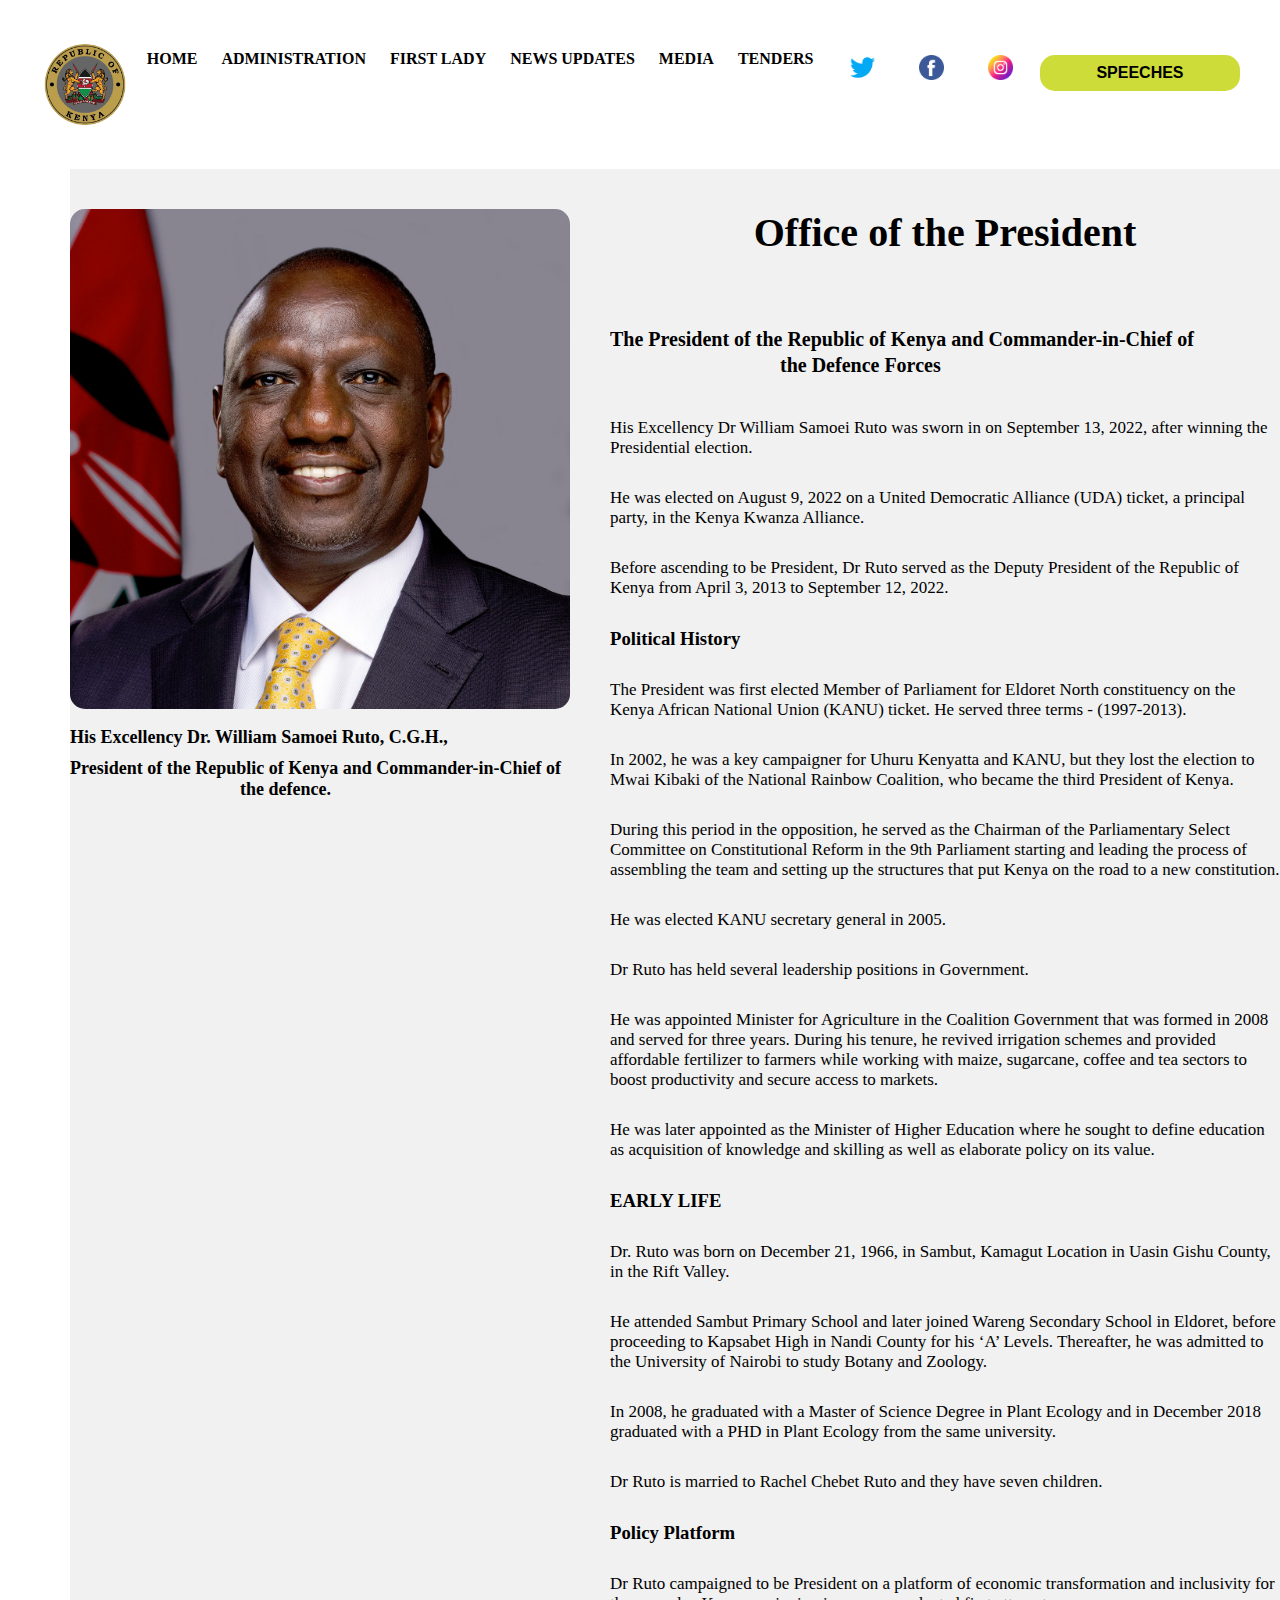
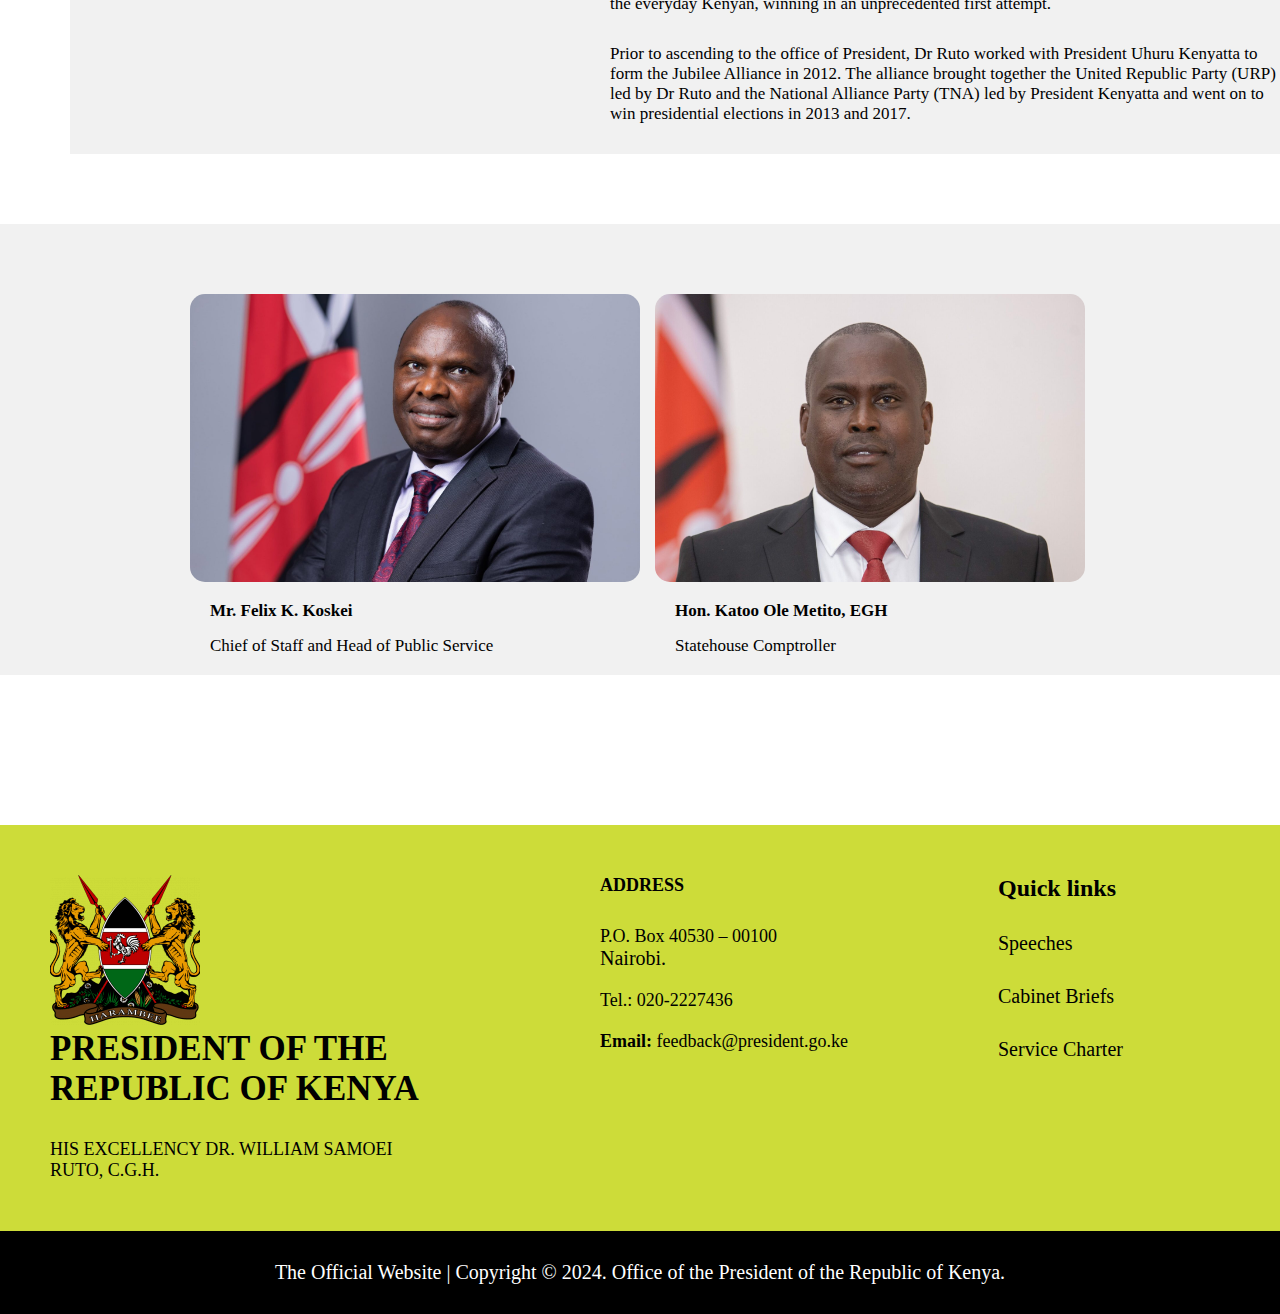
<file: presidentoffice.html>
<!DOCTYPE html>
<html>
  <head>
    <link rel="stylesheet" href="styles.css">
    <title>President official website</title>
  </head>
  <body>
   <section id="header">
    <div class="navbar">
      <nav>
        <img src="./images/kenyalogo.png" class="kenyalogo">
        <ul>
          <li><a href="index.html">HOME</a></li>

<div class="dropdown">
  <li><a href="administration.html" target="_self">ADMINISTRATION</a>
   <ul class="dropdown-content">
    <li><a href="presidentoffice.html" target="_self">Office Of The President</a></li>
    <li><a href="deputypresident.html" target="_self">Office Of The Deputy President</a></li>

    <li><a href="primecabinet.html" target="_self">Office Of The Prime Cabinet Secretary</a></li>

   <li><a href="ministries.html" target="_self">Ministries</a></li><br>

    <li><a href="#">The Cabinet</a></li>
   </ul>

  </li>

</div>
          <li><a href="firstlady.html">FIRST LADY</a></li>

          <li><a href="news.html">NEWS UPDATES</a></li>

          <div class="dropdown2">
            <li><a href="media.html">MEDIA</a>
              <ul class="dropdown-content2">
                <li><a href="#">Cabinet Briefs</a></li>
                <li><a href="#">Videos</a></li>
  
                <li><a href="#">Accredition</a></li>
  
              </ul>
            </li>
          </div>

          <li><a href="#">TENDERS</a></li>
        </ul>

        <div class="social-icons">
<a href="#"><img src="./images/twitter.png"></a>
<a href="#"><img src="./images/facebook.png"></a>
<a href="#"><img src="./images/instagram.png"></a>          
 </div>
 <button class="speech-button">SPEECHES</button>
      </nav>
    </div>
   </section>
   <div class="presidentoffice">
    <div class="officeleft">
      <img src="./images/rutophoto.jpg" class="officephoto">
      <p class="officepar1">His Excellency Dr. William Samoei Ruto, C.G.H.,</p>
      <p class="officepar2">President of the Republic of Kenya and Commander-in-Chief of <span class="defence">the defence</span>.</p>
    </div>
    <div class="officeright">
      <h2 class="officeheading1">Office of the President
        <h3 class="officeheading2">
          The President of the Republic of Kenya and Commander-in-Chief of 
          <span class="defence">the Defence Forces</span></h3>
          <p class="officepar3">His Excellency Dr William Samoei Ruto was sworn in on September 
            13, 2022, after winning the Presidential election.</p>
          <p class="officepar3">He was elected on August 9, 2022 on a United Democratic Alliance (UDA) ticket, 
            a principal party, in the Kenya Kwanza Alliance.</p>
          <p class="officepar3">Before ascending to be President, Dr Ruto served as the Deputy President of the Republic
             of Kenya from April 3, 2013 to September 12, 2022.</p>
<h3 class="officeheading3">Political History</h3>
<p class="officepar3">The President was first elected Member of Parliament for Eldoret North constituency on the Kenya African National Union (KANU) ticket. 
  He served three terms - (1997-2013).</p>
<p class="officepar3">In 2002, he was a key campaigner for Uhuru Kenyatta and KANU, but they lost the election to Mwai Kibaki of the National Rainbow Coalition, 
  who became the third President of Kenya.</p>
<p class="officepar3">During this period in the opposition, he served as the Chairman of the Parliamentary Select Committee on Constitutional Reform in the 9th Parliament starting and leading the process of assembling the team 
  and setting up the structures that put Kenya on the road to a new constitution.</p>
<p class="officepar3">He was elected KANU secretary general in 2005.</p>

<p class="officepar3">Dr Ruto has held several leadership positions in Government.</p>

<p class="officepar3">He was appointed Minister for Agriculture in the Coalition Government that was formed in 2008 and served for three years. During his tenure, he revived irrigation schemes and provided affordable fertilizer to farmers while working with maize,
   sugarcane, coffee and tea sectors to boost productivity and secure access to markets.</p>

<p class="officepar3">He was later appointed as the Minister of Higher Education where he sought to define education as acquisition
   of knowledge and skilling as well as elaborate policy on its value.</p>
<h3 class="officeheading3">EARLY LIFE</h3>
<p class="officepar3">Dr. Ruto was born on December 21, 1966, in Sambut,
   Kamagut Location in Uasin Gishu County, in the Rift Valley.</p>
<p class="officepar3">He attended Sambut Primary School and later joined Wareng Secondary School in Eldoret, before proceeding to Kapsabet High in Nandi County for his ‘A’ Levels. Thereafter, 
  he was admitted to the University of Nairobi to study Botany and Zoology.</p>

<p class="officepar3">In 2008, he graduated with a Master of Science Degree in Plant Ecology and in
   December 2018 graduated with a PHD in Plant Ecology from the same university.</p>
<p class="officepar3">Dr Ruto is married to Rachel Chebet Ruto and they have seven children.</p>
<h3 class="officeheading3">Policy Platform</h3>
<p class="officepar3">Dr Ruto campaigned to be President on a platform of economic transformation and inclusivity for the everyday Kenyan, 
  winning in an unprecedented first attempt.</p>
<p class="officepar3">Prior to ascending to the office of President, Dr Ruto worked with President Uhuru Kenyatta to form the Jubilee Alliance in 2012. The alliance brought together the United Republic Party (URP) led by Dr Ruto and the National Alliance Party (TNA) led by President Kenyatta 
  and went on to win presidential elections in 2013 and 2017.</p>

      </h2>
    
        
    </div>
   </div>
   <div class="images">
    <div class="image1">
<img src="./images/feliximg.jpg" class="feliximg">
<p class="felix-par"><strong>Mr. Felix K. Koskei</strong></p>
<p class="felix-par">Chief of Staff and Head of Public Service</p>
    </div>
    <div class="image2">
      <img src="./images/katooimg.jpg" class="katooimg">
      <p class="felix-par"><strong>Hon. Katoo Ole Metito, EGH</strong></p>
<p class="felix-par">Statehouse Comptroller</p>
    </div>
   </div>
   <div class="footer">
    <div class="part1">
      <img src="./images/coatofarms.png" class="coatofarms">
      <h2 class="coatofarms-heading">President of the
        Republic of Kenya
        <p class="coatofarms-par">His Excellency DR. William Samoei Ruto, C.G.H.</p>

      </h2>
    </div>
    <div class="part2">
<h3 class="Address-heading">Address</h3>
<p class="addresspar">P.O. Box 40530 – 00100 <br> <span class="nai">Nairobi.</span></p>
<p class="addresspar">Tel.: 020-2227436</p>
<p class="addresspar"><strong>Email:</strong> feedback@president.go.ke</p>
    </div>
    <div class="part3">
      <h2 class="quicklinksheading">Quick links</h2>
      <p class="quickpar"><a href="#">Speeches</a></p>
      <p class="quickpar"><a href="#">Cabinet Briefs</a></p>

      <p class="quickpar"><a href="#">Service Charter</a></p>

    </div>
  </div>
  <div class="part4">
    <p class="lastfooter">The Official Website | Copyright &copy; 2024. Office of the President of the Republic of Kenya.</p>
  </div>

  
</body>
</html>
</file>
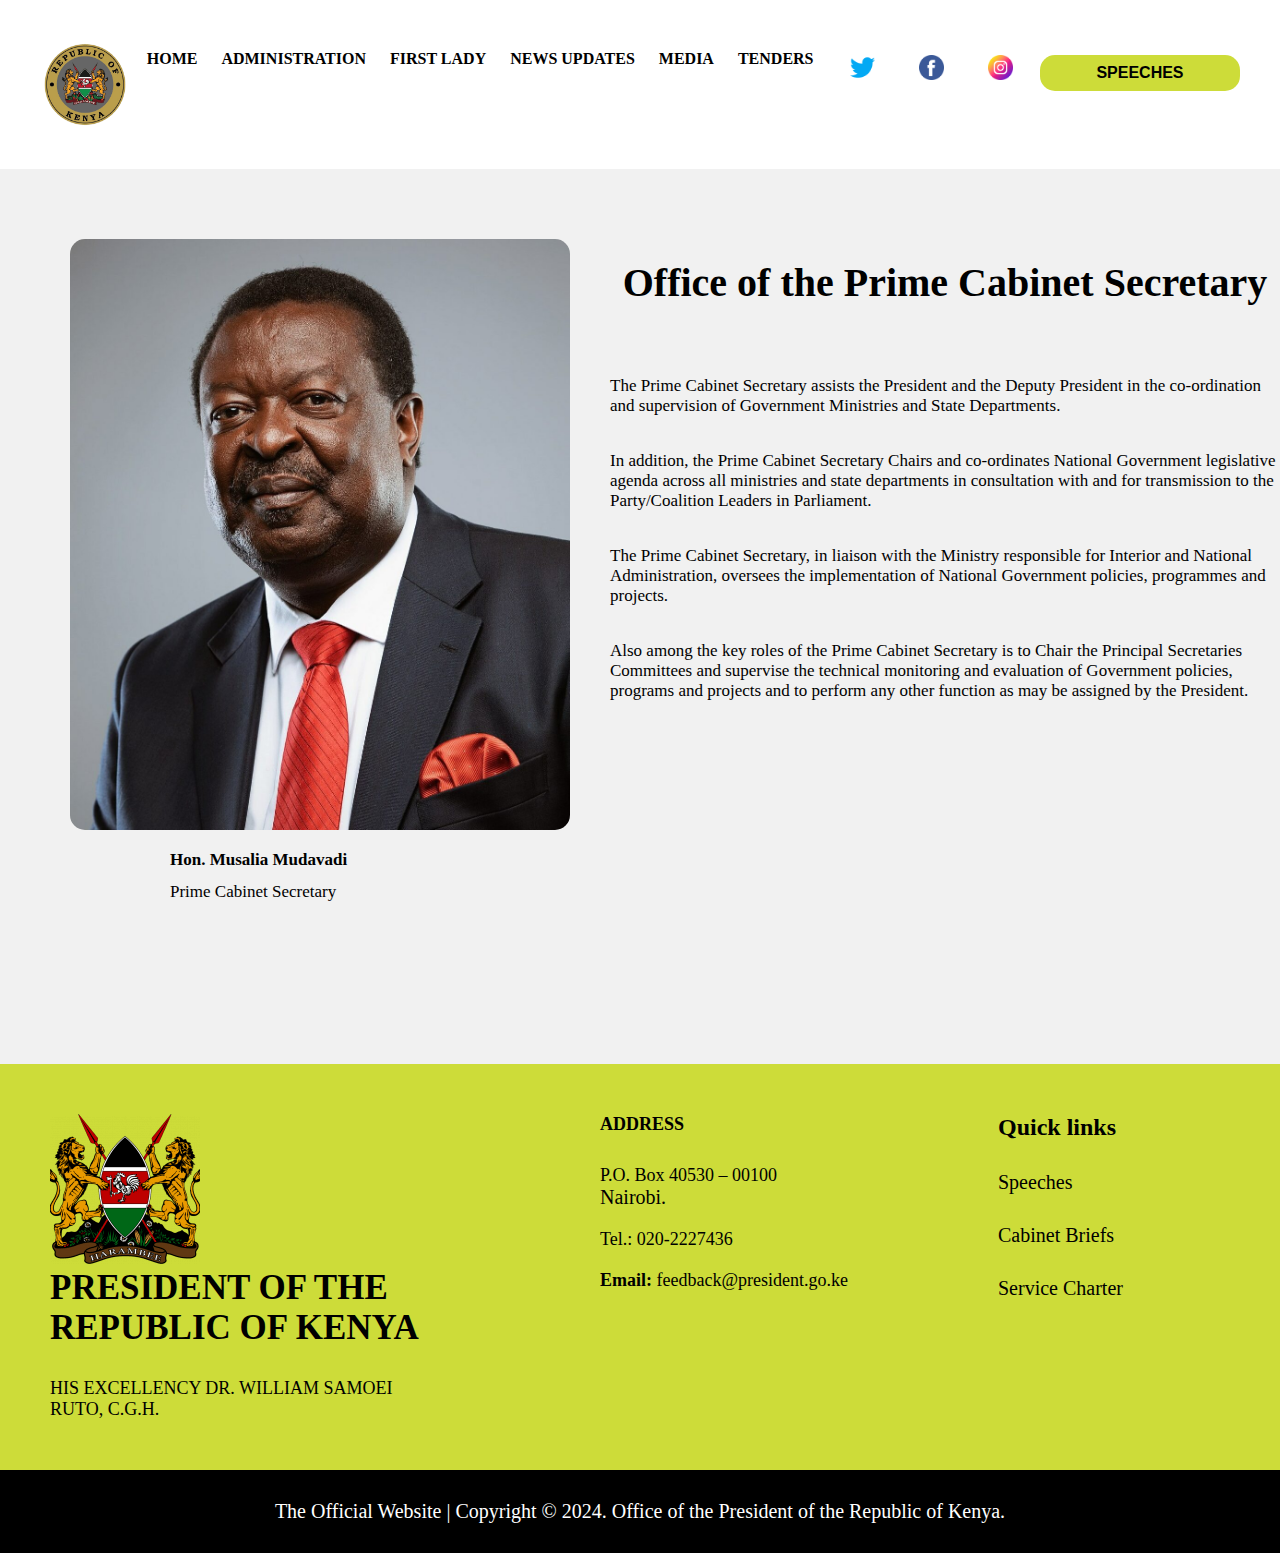
<file: primecabinet.html>
<!DOCTYPE html>
<html>
  <head>
    <link rel="stylesheet" href="styles.css">
    <title>President official website</title>
  </head>
  <body>
   <section id="header">
    <div class="navbar">
      <nav>
        <img src="./images/kenyalogo.png" class="kenyalogo">
        <ul>
          <li><a href="index.html">HOME</a></li>

<div class="dropdown">
  <li><a href="administration.html" target="_self">ADMINISTRATION</a>
   <ul class="dropdown-content">
    <li><a href="presidentoffice.html" target="_self">Office Of The President</a></li>
    <li><a href="deputypresident.html" target="_self">Office Of The Deputy President</a></li>

    <li><a href="primecabinet.html" target="_self">Office Of The Prime Cabinet Secretary</a></li>

   <li><a href="ministries.html" target="_self">Ministries</a></li><br>

    <li><a href="#">The Cabinet</a></li>
   </ul>

  </li>

</div>
          <li><a href="firstlady.html">FIRST LADY</a></li>

          <li><a href="news.html">NEWS UPDATES</a></li>

          <div class="dropdown2">
            <li><a href="media.html">MEDIA</a>
              <ul class="dropdown-content2">
                <li><a href="#">Cabinet Briefs</a></li>
                <li><a href="#">Videos</a></li>
  
                <li><a href="#">Accredition</a></li>
  
              </ul>
            </li>
          </div>

          <li><a href="#">TENDERS</a></li>
        </ul>

        <div class="social-icons">
<a href="#"><img src="./images/twitter.png"></a>
<a href="#"><img src="./images/facebook.png"></a>
<a href="#"><img src="./images/instagram.png"></a>          
 </div>
 <button class="speech-button">SPEECHES</button>
      </nav>
    </div>
   </section> 
   <div class="primecabinet">
    <div class="primecabinetleft">
      <img src="./images/musalia.jpeg" class="musaliaimg">
      <p class="primepar1"><strong>Hon. Musalia Mudavadi</strong></p>
      <p class="primepar1">Prime Cabinet Secretary</p>
    </div>
    <div class="primecabinetright">
      <h2 class="primeheading2">Office of the Prime Cabinet Secretary</h2>
      <p class="primeheading3">The Prime Cabinet Secretary assists the President and the Deputy President in the co-ordination and supervision
         of Government Ministries and State Departments.</p>
      <p class="primeheading3">
        In addition, the Prime Cabinet Secretary Chairs and co-ordinates National Government legislative agenda across all ministries and state departments in consultation with and for
         transmission to the Party/Coalition Leaders in Parliament.</p>

      <p class="primeheading3">The Prime Cabinet Secretary, in liaison with the Ministry responsible for Interior and National Administration, oversees the implementation of
         National Government policies, programmes and projects.</p>

      <p class="primeheading3">
        Also among the key roles of the Prime Cabinet Secretary is to Chair the Principal Secretaries Committees and supervise the technical monitoring and evaluation of Government policies, programs and projects and to perform 
        any other function as may be assigned by the President.</p>

    </div>
   </div>

   <div class="footer">
    <div class="part1">
      <img src="./images/coatofarms.png" class="coatofarms">
      <h2 class="coatofarms-heading">President of the
        Republic of Kenya
        <p class="coatofarms-par">His Excellency DR. William Samoei Ruto, C.G.H.</p>

      </h2>
    </div>
    <div class="part2">
<h3 class="Address-heading">Address</h3>
<p class="addresspar">P.O. Box 40530 – 00100 <br> <span class="nai">Nairobi.</span></p>
<p class="addresspar">Tel.: 020-2227436</p>
<p class="addresspar"><strong>Email:</strong> feedback@president.go.ke</p>
    </div>
    <div class="part3">
      <h2 class="quicklinksheading">Quick links</h2>
      <p class="quickpar"><a href="#">Speeches</a></p>
      <p class="quickpar"><a href="#">Cabinet Briefs</a></p>

      <p class="quickpar"><a href="#">Service Charter</a></p>

    </div>
  </div>
  <div class="part4">
    <p class="lastfooter">The Official Website | Copyright &copy; 2024. Office of the President of the Republic of Kenya.</p>
  </div>

  
</body>
</html>
</file>
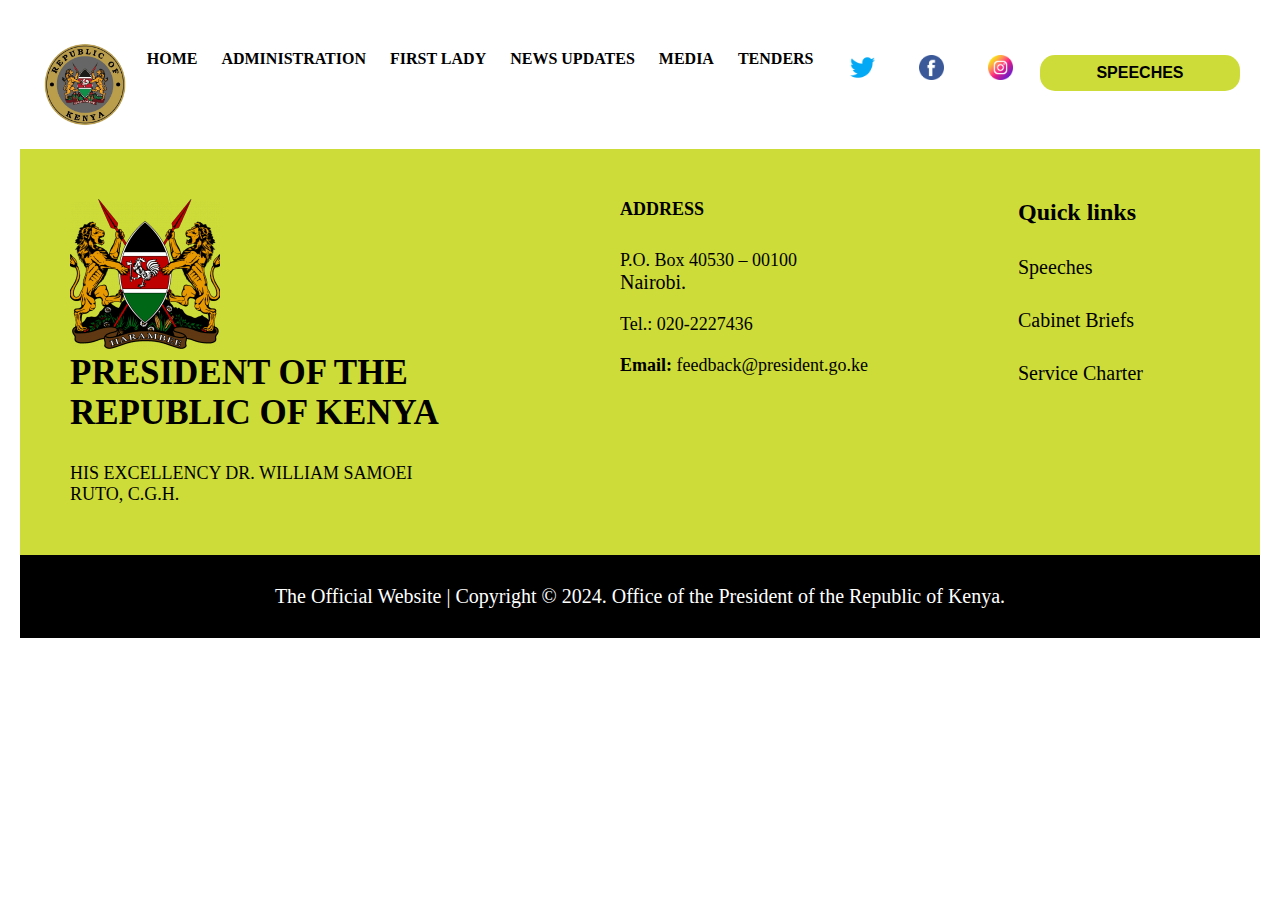
<file: tenders.html>
<!DOCTYPE html>
<html>
  <head>
    <link rel="stylesheet" href="styles.css">
    <title>President official website</title>
  </head>
  <body>
   <section id="header">
    <div class="navbar">
      <nav>
        <img src="./images/kenyalogo.png" class="kenyalogo">
        <ul>
          <li><a href="index.html">HOME</a></li>
          <li><a href="administration.html">ADMINISTRATION</a></li>

          <li><a href="firstlady.html">FIRST LADY</a></li>

          <li><a href="news.html">NEWS UPDATES</a></li>

          <li><a href="#">MEDIA</a></li>

          <li><a href="#">TENDERS</a></li>
        </ul>
        <div class="social-icons">
<a href="#"><img src="./images/twitter.png"></a>
<a href="#"><img src="./images/facebook.png"></a>
<a href="#"><img src="./images/instagram.png"></a>          
 </div>
 <button class="speech-button">SPEECHES</button>
      </nav>
    </div>


















<div class="footer">
  <div class="part1">
    <img src="./images/coatofarms.png" class="coatofarms">
    <h2 class="coatofarms-heading">President of the
      Republic of Kenya
      <p class="coatofarms-par">His Excellency DR. William Samoei Ruto, C.G.H.</p>

    </h2>
  </div>
  <div class="part2">
<h3 class="Address-heading">Address</h3>
<p class="addresspar">P.O. Box 40530 – 00100 <br> <span class="nai">Nairobi.</span></p>
<p class="addresspar">Tel.: 020-2227436</p>
<p class="addresspar"><strong>Email:</strong> feedback@president.go.ke</p>
  </div>
  <div class="part3">
    <h2 class="quicklinksheading">Quick links</h2>
    <p class="quickpar"><a href="#">Speeches</a></p>
    <p class="quickpar"><a href="#">Cabinet Briefs</a></p>

    <p class="quickpar"><a href="#">Service Charter</a></p>

  </div>
</div>
<div class="part4">
  <p class="lastfooter">The Official Website | Copyright &copy; 2024. Office of the President of the Republic of Kenya.</p>
</div>
</section>
</body>
</html>
</file>
<file: styles.css>
*{
  padding: 0;
  margin: 0;
}
.kenyalogo{
  width: 90px;
}

.social-icons img{
  width: 25px;
  margin: 15px 20px;

}
.speech-button{
  background-color: #cddc39;
  width: 200px;
  height: 36px;
  font-weight: bold;
  border: none;
  border-radius: 15px;
  font-size: 16px;
margin-top: 15px;
}
#header{
  background-color: white;
  padding: 20px 20px;
}
.navbar{
  padding: 20px 20px;
}
nav{
  display: flex;
  justify-content: space-between;
}
nav ul li{
  display: inline-block;
margin: 10px 10px; 
}
nav ul li a{
  text-decoration: none;
  font-weight: bold;
  color: black;

}
.dropdown{
  position: relative;
  display: inline-block;
}
.dropdown-content{
  display: none;
position: absolute;
background-color: black;
min-width: 400px;
}
.dropdown-content a{
  color: white;
  display: block;
  font-size: 20px;
  margin-top: 12px;
  margin-bottom: 12px;
}
.dropdown:hover .dropdown-content {
  display: block;
}
.presidentoffice{
  display: flex;
  background-color: #f1f1f1;
  margin-left: 70px;
  padding-top: 40px;
}
.officephoto{
  width: 500px;
  border-radius: 15px;
  margin-right: 40px;
  margin-bottom: 14px;
}
.officepar1{
font-size: 18px;
font-weight: bold;
margin-bottom: 10px;
}

.officepar2{
  font-size: 18px;
  font-weight: bold;
  width: 500px;
}
.officeheading1{
  font-size: 40px;
  margin-bottom: 70px;
  text-align: center;
}
.officeheading2{
  font-size: 20px;
  margin-bottom: 40px;
  width: 600px;
  line-height: 26px;
}
.defence{
  margin-left: 170px;
}
.officepar3{
  font-size: 17px;
  margin-bottom: 30px;
  margin-top: 30px;

}
.images{
  background-color: #f1f1f1;
  margin-top: 70px;
  display: flex;
  margin-bottom: 150px;

}
.image1{
  margin-left: 190px;
  padding-top: 70px;
  margin-right: 15px;
  margin-bottom: 19px;

}
.image2{
  padding-top: 70px;
  margin-bottom: 19px;


}
.feliximg{
width: 450px;
border-radius: 15px;
}
.katooimg{
  width: 430px;
  border-radius: 15px;

}
.felix-par{
  margin-top: 15px;
  font-size: 17px;
  margin-left: 20px;
 
}
.deputypresident{
  display: flex;
  background-color: #f1f1f1;
  padding-top: 70px;
}
.deputypimg{
  width: 500px;
  margin-left: 70px;
  margin-right: 40px;
  border-radius: 15px;
}
.deputypar1{
  font-size: 17px;
  margin-top: 12px;
  margin-left: 150px;
}
.deputyheading2{
  font-size: 40px;
  margin-top: 50px;
  margin-bottom: 70px;
  text-align: center;
}
.deputypar3{
  font-size: 17px;
  margin-bottom: 35px;
  margin-top: 15px;
}
.primecabinet{
  display: flex;
  background-color: #f1f1f1;
}
.primecabinetright{
  padding-top: 70px;
}
.primecabinetleft{
  padding-top: 70px;
  margin-bottom: 150px;
}
.musaliaimg{
  width: 500px;
  border-radius: 15px;
  margin-left: 70px;
  margin-right: 40px;
  margin-bottom: 16px;
}
.primepar1{
  margin-left: 170px;
  margin-bottom: 12px;
  font-size: 17px;
}
.primeheading2{
  font-size: 40px;
  margin-bottom: 70px;
  text-align: center;
  margin-top: 20px;
}
.primeheading3{
  font-size: 17px;
  margin-bottom: 35px;
}

.ministries{
  display: flex;
  flex-direction: row;
  flex-wrap: wrap;
  background-color: #f1f1f1;
  justify-content: space-between;
  margin-right: auto;
  margin-bottom: 150px;
}
.ministriesleft{
margin-left: 70px;

}
.ministriesleft a{
  text-decoration: none;

}

.ministriesmiddle a{
  text-decoration: none;

}

.ministriesright a{
  text-decoration: none;


}
.ministryimages{
  width: 400px;
  margin-top: 20px;
  margin-bottom: 25px;
  border-radius: 15px;
  vertical-align: top;
vertical-align: top;
}
.ministryimages img{
max-width: 100%;
}
.ministrypar{
  font-size: 17px;
  font-weight: bold;
  margin-bottom: 20px;
  color: black;
}
.div1,.div2,.div3,.div3,.div4,.div5,.div6,.div7,.div8,.div9,.div10,.div11,.div12,.div13,.div14,.div15,.div16,.div17,.div18,.div19,.div20,.div21 .div22{
}

.dropdown2{
  position: relative;
  display: inline-block;
}
.dropdown-content2{
  display: none;
position: absolute;
background-color: black;
}
.dropdown-content2 a{
  color: white;
  display: block;
  font-size: 20px;
  margin-top: 12px;
  margin-bottom: 12px;
  width: 300px;
}
.dropdown2:hover .dropdown-content2 {
  display: block;
}









.background-par{
  width: 600px;
  color: white;
font-size: 40px;
padding-left: 500px;
padding-top: 100px;

}
.background-par2{
  padding-left: 700px;
  color: white;
  font-size: 26px;
  font-style: italic;
  font-weight: bold;

}
.background{
  background-image: url('./images/statehouse.jpg');
  background-position: center;
  background-size: cover;
  width: 100%;
  height: 100vh;
}

.middlea{
  margin-top: 20px;
  margin-left: 70px;
}
.rutoimg{
  width: 600px;
  margin-bottom: 15px;
  border-radius: 15px;


}
.rutoimg-heading{
  width: 600px;
  color: black;
  font-size: 25px;
  margin-top: 30px;
}
.rutoimg-heading a{
  color: black;
  text-decoration: none;

}
.rutoimg-par{
  width: 600px;
  font-size: 20px;
  margin-top: 40px;
  margin-bottom: 20px;
}
.middleb{
  margin-top: 20px;
  margin-left: 70px;
}
.inspectorgeneral{
width: 600px;
border-radius: 15px;

}
.inspectorgeneral-heading{
width: 600px;
font-size: 25px;
margin-top: 30px;

}
.inspectorgeneral-heading a{
  color: black;
  text-decoration: none;
}
.inspectorgeneral-par{
  width: 600px;
  font-size: 20px;
  margin-top: 40px;
}

.middle2{
  margin-top: 15px;
  margin-left: 15px;
  margin-bottom: 30px;
  display: flex;

}
.loadmore-button{
  width: 200px;
  height: 36px;
  color: black;
  font-size: 16px;
  background-color: #cddc39;
  margin-left: 70px;
  margin-top: 50px;
  border: none;
  border-radius: 15px;
  font-weight: bold;
}
.cabinetmeeting{
  width: 300px;
  border-radius: 15px;
display: inline-block;
margin-right: 20px;

}
.cabinetmeeting-heading{
  width: 350px;
  font-size: 18px;
  margin-bottom: 14px;
  display: inline-block;
  vertical-align: top;

}
.cabinetmeeting-heading a{
text-decoration: none;
color: black;

}
.cabinetmeeting-par{
  font-size: 17px;
  font-weight: normal;
  margin-top: 20px;
  width: 300px;

}



.middle3{
  margin-left: 15px;
  margin-bottom: 14px;
  display: flex;

}
.chinasummit{
  width: 300px;
  display: inline-block;
  margin-right: 20px;
  border-radius: 15px;

}
.chinasummit-heading{
  width: 350px;
  font-size: 18px;
  display: inline-block;
vertical-align: top;
}
.chinasummit-heading a{
text-decoration: none;
color: black;

}
.chinasummit-par{
  font-size: 17px;
  font-weight: normal;
  margin-top: 20px;
  width: 300px;
}
.middle4{
  margin-left: 15px;
  display: flex;
  margin-top: 14px;
}
.chinasummit2{
  width: 300px;
  margin-right: 20px;
  display: inline-block;
  border-radius: 15px;

}
.chinasummit2-heading{
  width: 300px;
  font-size: 18px;
  display: inline-block;
  vertical-align: top;
}
.chinasummit2-heading a{
  color: black;
  text-decoration: none;
}
.chinasummit2-par{
  font-size: 17px;
  margin-top: 14px;
  font-weight: normal;
  width: 300px;
}
.middle5{
  margin-left: 15px;
  display: flex;
  margin-top: 14px;

}
.growth{
  width: 300px;
  margin-right: 20px;
  display: inline-block;
  margin-top: 14px;
  border-radius: 15px;

}
.growth-heading{
  width: 300px;
  font-size: 18px;
  display: inline-block;
vertical-align: top;
}
.growth-heading a{
  color: black;
  text-decoration: none;
}
.growth-par{
  font-size: 17px;
  margin-top: 20px;
  font-weight: normal;
  width: 300px;
}
.middle6{
  margin-left: 15px;
  margin-top: 14px;
  display: flex;

}
.nys{
  width: 300px;
  margin-right: 20px;
  display: inline-block;
  border-radius: 15px;

}
.nys-heading{
  width: 350px;
  font-size: 18px;
  display: inline-block;
vertical-align: top;
}
.nys-heading a{
  color: black;
  text-decoration: none;
}
.nys-par{
  font-size: 17px;
  margin-top: 20px;
  font-weight: normal;
  width: 300px;
}
.middle7{
  margin-left: 15px;
  margin-top: 14px;
  display: flex;

}
.nationalgovernment{
  width: 300px;
  margin-right: 20px;
  display: inline-block;
  border-radius: 15px;
}
.nationalgovernment-heading{
  width: 350px;
  font-size: 18px;
  display: inline-block;
vertical-align: top;
}
.nationalgovernment-heading a{
  color: black;
  text-decoration: none;
}
.nationalgovernment-par{
  font-size: 17px;
  margin-top: 20px;
  font-weight: normal;
  width: 300px;
}
.flex-div{
 display: flex;
}
.bottompart{
  margin-top: 30px;
  background-color: #f2f2f2;
  padding-top: 25px;
  padding-bottom: 30px;
}
.rutophoto{
  width: 600px;
  display: inline-block;
  border-radius: 15px;  
  margin-left: 70px;

}
.rutophoto-heading{
  width: 600px;
  font-size: 40px;
  display: inline-block;
  vertical-align: top;
  margin-left: 70px;
  margin-top: 50px;

}
.rutophoto-heading a{
  text-decoration: none;
  color: black;
}
.rutophoto-par{
  width: 600px;
  font-size: 20px;
  font-weight: normal;
  margin-top: 50px;
  line-height: 22px;

}
.rutophotop{
  font-weight: normal;
  width: 600px;
  font-size: 20px;
  margin-top: 20px;

}
.bottompart2{
  background-image: url('./images/stronger.jpeg');
  background-position: center;
  background-size: cover;
 max-width: 100%;
height: 500px; 
margin-left: 70px;
  margin-right: 70px;
  position: relative;
  margin-top: 30px;
  margin-bottom: 30px;
  padding-bottom: 70px;

 }

  .famine-heading{
    width: 750px;
    text-align: bottom;
    font-size: 35px;
padding-top: 400px;
padding-left: 70px;
font-weight: bold;
  }
  .famine-heading a{
    color: white;
    text-decoration: none;
    font-weight: bold;   

  }
  .footer{
    background-color: #cddc39;
    display: flex;
padding: 50px 20px;  }
.part1{
  padding-left: 30px;
}
.coatofarms-heading{
  font-size: 35px;
  font-weight: bold;
  width: 400px;
  text-transform: uppercase;


}
.coatofarms-par{
  margin-top: 30px;
  font-weight: normal;
  font-size: 18px;
  text-transform: uppercase;
}
.part2{
  margin-left: 150px;
}
.Address-heading{
  font-weight: bold;
  text-transform: uppercase;
  font-size: 18px;
  padding-bottom: 30px;
  
}
.addresspar{
  font-size: 18px;
  margin-bottom: 20px;
}
.nai{
  font-size: 20px;
  margin-top: 15px;
}
.part3{
  margin-left: 150px;
}
.quickpar{
  font-size: 20px;
  margin-bottom: 30px;
  font-weight: normal;

}
.quickpar a{
  text-decoration: none;
  color: black;
}
.quicklinksheading{
  margin-bottom: 30px;
}
  .part4{
    background-color: black;
    color: white;
    text-align: center;
    font-size: 20px;
    padding: 30px;
  }
  .firstlady{
    margin-left: 70px;
    display: flex;
    margin-top: 50px;
    margin-bottom: 50px;
  }
  .firstladyphoto{
    width: 500px;
    margin-right: 30px;
border-radius: 15px;
margin-bottom: 20px;
  }
  .firstlady-heading{
    font-size: 40px;
  }
  .firstlady-par{
    font-weight: normal;
    font-size: 18px;
    margin-top: 40px;
    width: 700px;
  }
  .firstladyleft-par{
    margin-bottom: 17px;
    font-size: 18px;
  }
  .news{
    background-image: url('./images/newsimg.jpeg');
    background-size: cover;
    background-position: center;
    max-width: 100%;
    height: 500px;
    margin-left: 70px;
    margin-right: 70px;
    margin-bottom: 40px;
    border-radius: 15px;
  }
  .news-heading{
    padding-top: 400px;
font-size: 28px;
width: 600px;
margin-left: 70px;
font-weight: bold;
  }
  .news-heading a{
    text-decoration: none;
    color: white;
}
.newsdiv{
  display: flex;

}
.newsleft{
margin-left: 70px;
}
.chinasummitimg{
  width: 400px;
  border-radius: 15px;
}
.chinasummitnewsh{
width: 400px;
font-size: 20px;
margin-top: 20px;
margin-bottom: 40px;
}
.chinasummitnewsh a{
  color: black;
  text-decoration: none;
}
.chinasummitnewsp{
  width: 400px;
  font-size: 17px;
  line-height: 23px;
  margin-bottom: 50px;
}

.nysimg{
  width: 400px;
  border-radius: 15px;
  margin-top: 70px;
}
.nysh{
width: 400px;
font-size: 20px;
margin-top: 20px;
margin-bottom: 40px;
}
.nysh a{
  color: black;
  text-decoration: none;
}
.nysp{
  width: 450px;
  font-size: 17px;
  line-height: 23px;
  margin-bottom: 50px;
}
.investingimg{
  width: 400px;
  border-radius: 15px;
}
.investingh{
width: 400px;
font-size: 20px;
margin-top: 20px;
margin-bottom: 40px;
}
.investingh a{
  color: black;
  text-decoration: none;
}
.investingp{
  width: 450px;
  font-size: 17px;
  line-height: 23px;
  margin-bottom: 50px;
}
.presidentasksimg{
  width: 400px;
  border-radius: 15px;
}
.presidentasksh{
width: 400px;
font-size: 20px;
margin-top: 20px;
margin-bottom: 40px;
}
.presidentasksh a{
  color: black;
  text-decoration: none;
}
.presidentasksp{
  width: 450px;
  font-size: 17px;
  line-height: 23px;
  margin-top: 30px;
}
.newsmiddle{
margin-right: 20px;
}
.chinasummit2img{
  width: 350px;
  border-radius: 15px;
}
.chinasummit2h{
width: 400px;
font-size: 20px;
margin-top: 20px;
margin-bottom: 40px;
}
.chinasummit2h a{
  color: black;
  text-decoration: none;
}
.chinasummit2p{
  width: 400px;
  font-size: 17px;
  line-height: 23px;
  margin-bottom: 50px;
}
.adminimg{
  width: 450px;
  border-radius: 15px;
  margin-top: 10px;
}
.adminh{
width: 400px;
font-size: 20px;
margin-top: 20px;
margin-bottom: 40px;
}
.adminh a{
  color: black;
  text-decoration: none;
}
.adminp{
  width: 450px;
  font-size: 17px;
  line-height: 23px;
  margin-bottom: 50px;
}
.violenceimg{
  width: 350px;
  border-radius: 15px; 
  margin-top: 20px;
}
.violenceh{
  width: 400px;
  font-size: 20px;
  margin-top: 16px;
  margin-bottom: 40px;
}
.violenceh a{
  color: black;
  text-decoration: none; 
}
.violencep{
  width: 450px;
  font-size: 17px;
  line-height: 23px;
  margin-bottom: 50px;
}

.rutosignsimg{
  width: 350px;
  border-radius: 15px; 
  margin-top: 3px;
}
.rutosignsh{
  width: 400px;
  font-size: 20px;
  margin-top: 20px;
  margin-bottom: 40px;
}
.rutosignsh a{
  color: black;
  text-decoration: none; 
}
.rutosignsp{
  width: 450px;
  font-size: 17px;
  line-height: 23px;
  margin-bottom: 50px;
}
.cabinetchangesimg{
  width: 400px;
  border-radius: 15px; 
  margin-top: 90px;
}
.cabinetchangesh{
  width: 400px;
  font-size: 20px;
  margin-top: 15px;
  margin-bottom: 40px;
}
.cabinetchangesh a{
  color: black;
  text-decoration: none; 
}
.cabinetchangesp{
  width: 450px;
  font-size: 17px;
  line-height: 23px;
  margin-bottom: 50px;
}

.rutopledgesimg{
  width: 380px;
  border-radius: 15px; 
  margin-top: 70px;
}
.rutopledgesh{
  width: 400px;
  font-size: 20px;
  margin-bottom: 40px;
}
.rutopledgesh a{
  color: black;
  text-decoration: none; 
}
.rutopledgesp{
  width: 450px;
  font-size: 17px;
  line-height: 23px;
  margin-bottom: 50px;
}
.chinasummitnews{
  width: 400px;
  border-radius: 15px; 
}
.chinasummitnewsh{
  width: 400px;
  font-size: 20px;
  margin-top: 15px;
  margin-bottom: 40px;
}
.chinasummitnewsh a{
  color: black;
  text-decoration: none; 
}
.chinasummitnewsp{
  width: 450px;
  font-size: 17px;
  line-height: 23px;
  margin-bottom: 50px;
}
.newsright{
  margin-right: 50px;
}
.adminh{
  width: 400px;
}
</file>
